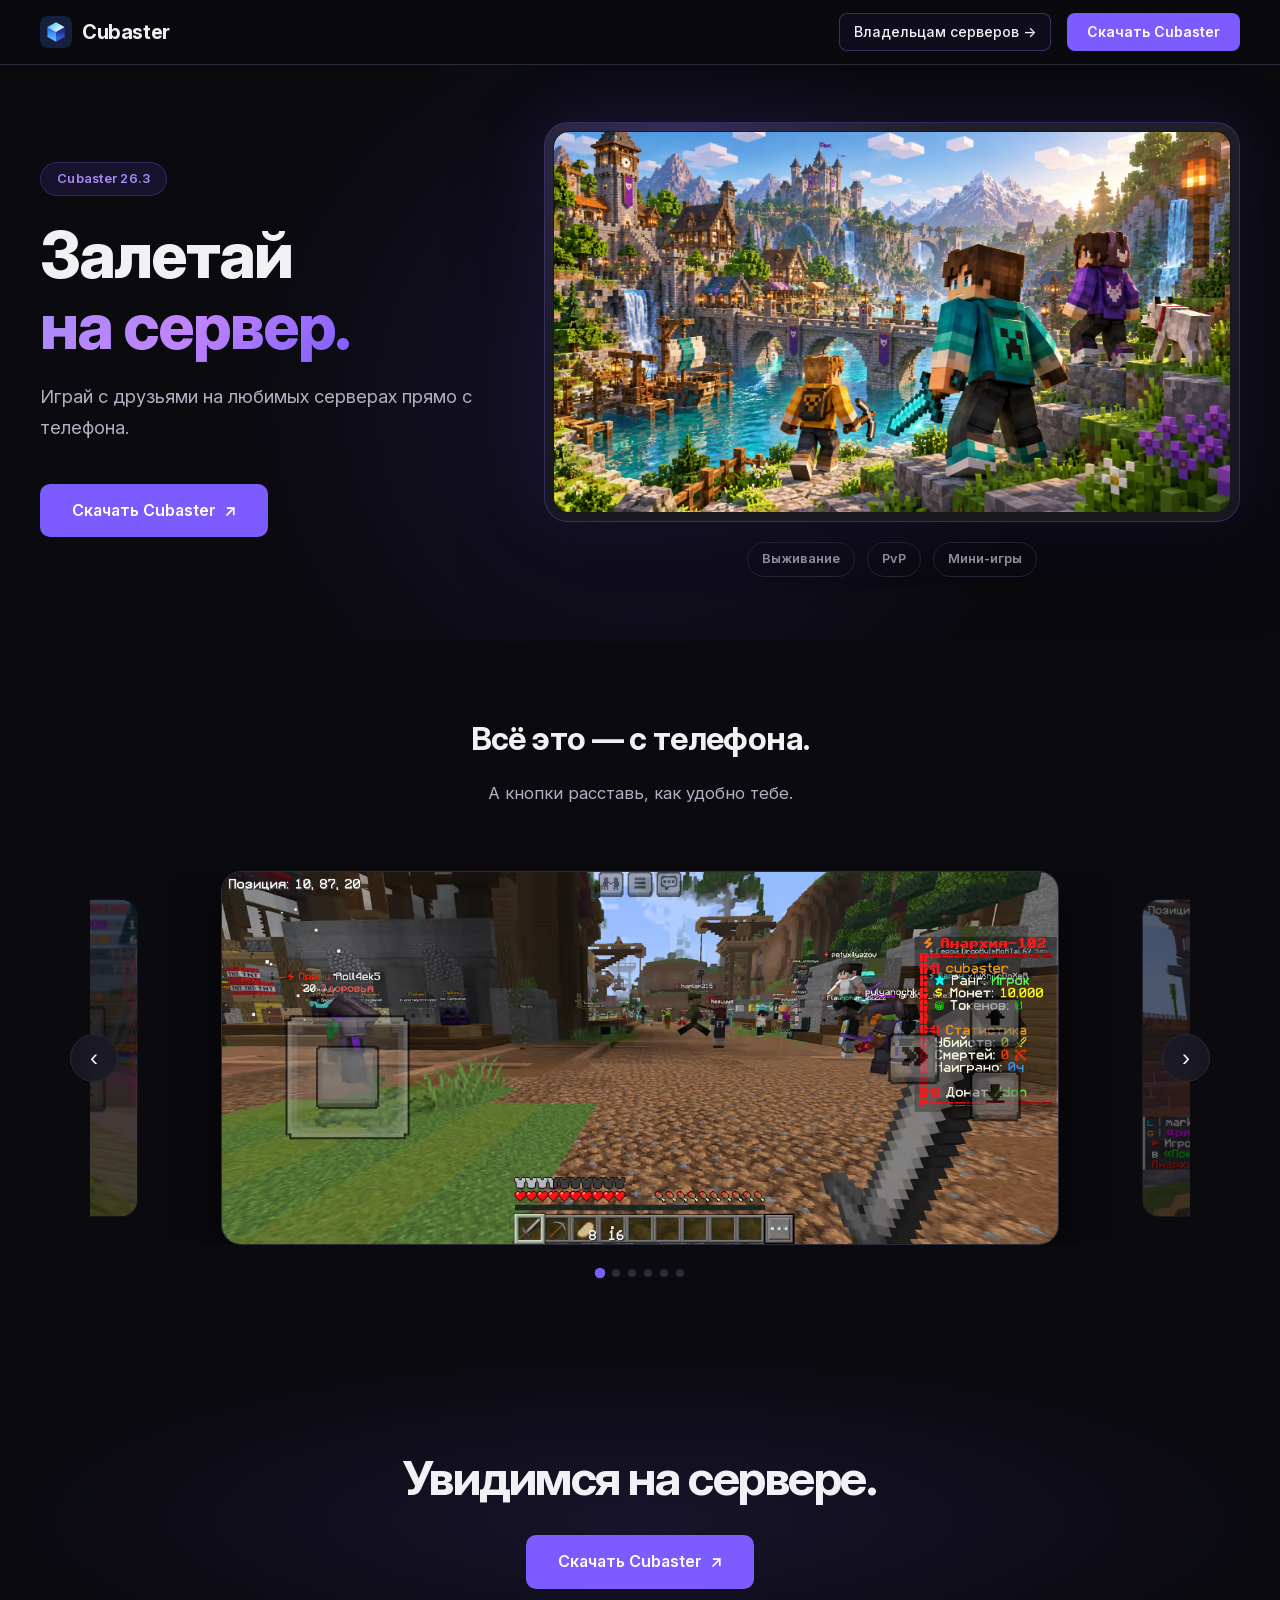
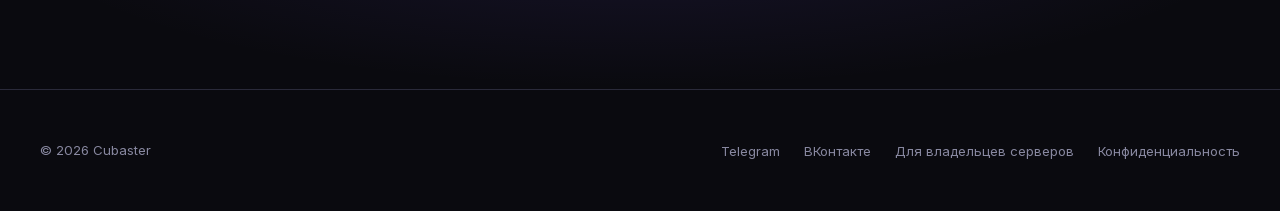
<file: index.html>
<!DOCTYPE html>
<html lang="ru">
<head>
    <meta charset="UTF-8">
    <meta name="viewport" content="width=device-width, initial-scale=1.0">
    <title>Cubaster 26.3 — играй на серверах с телефона</title>
    <meta name="description" content="Залетай на любимые серверы с телефона. Выживание, PvP и мини-игры с друзьями — в Cubaster 26.3.">
    <meta name="theme-color" content="#7c5cff">
    <meta property="og:title" content="Cubaster 26.3 — залетай на сервер">
    <meta property="og:description" content="Твои друзья. Твои серверы. Прямо с телефона.">
    <meta property="og:type" content="website">
    <meta property="og:url" content="https://cubaster.com">
    <meta property="og:image" content="https://cubaster.com/img/icon.png">
    <meta name="twitter:card" content="summary">
    <meta name="twitter:title" content="Cubaster 26.3 — залетай на сервер">
    <meta name="twitter:description" content="Твои друзья. Твои серверы. Прямо с телефона.">
    <meta name="twitter:image" content="https://cubaster.com/img/icon.png">
    <link rel="canonical" href="https://cubaster.com/">
    <link rel="icon" type="image/png" sizes="192x192" href="img/favicon.png">
    <link rel="apple-touch-icon" href="img/favicon.png">
    <link rel="preload" href="fonts/InterVariable.woff2" as="font" type="font/woff2" crossorigin>
    <link rel="stylesheet" href="css/style.css">
    <script src="js/main.js" defer></script>
</head>
<body>
<nav class="nav nav-with-owner">
    <div class="nav-inner">
        <a href="/" class="nav-logo"><img src="img/icon.png" alt="" class="nav-icon" width="32" height="32">Cubaster</a>
        <div class="nav-actions">
            <a href="/servers" class="nav-owner-link">Владельцам серверов <span aria-hidden="true">&#8594;</span></a>
            <a href="https://play.google.com/store/apps/details?id=com.cubaster" class="nav-cta" target="_blank" rel="noopener">Скачать Cubaster</a>
        </div>
    </div>
</nav>

<main>
    <section class="hero">
        <div class="hero-inner">
            <div class="hero-content">
                <div class="hero-badge">Cubaster 26.3</div>
                <h1>Залетай<br><span class="gradient">на сервер.</span></h1>
                <p>Играй с друзьями на любимых серверах прямо с телефона.</p>
                <div class="hero-buttons">
                    <a href="https://play.google.com/store/apps/details?id=com.cubaster" class="btn-primary" target="_blank" rel="noopener">Скачать Cubaster <span aria-hidden="true">&#8599;</span></a>
                </div>
            </div>
            <div class="hero-visual">
                <div class="hero-preview-card">
                    <picture class="hero-preview-picture">
                        <source srcset="img/cubaster-hero-v1-720.avif 720w, img/cubaster-hero-v1.avif 1672w" sizes="(max-width: 768px) 94vw, 60vw" type="image/avif">
                        <source srcset="img/cubaster-hero-v1-720.webp 720w, img/cubaster-hero-v1.webp 1672w" sizes="(max-width: 768px) 94vw, 60vw" type="image/webp">
                        <img src="img/cubaster-hero-v1.png" alt="Промо-иллюстрация Cubaster: друзья в блочном мире" width="1672" height="941" decoding="async" fetchpriority="high">
                    </picture>
                </div>
                <div class="game-modes" aria-label="Игровые режимы">
                    <span>Выживание</span><span>PvP</span><span>Мини-игры</span>
                </div>
            </div>
        </div>
    </section>

    <section class="section" id="screenshots">
        <div class="section-header">
            <h2>Всё это — с телефона.</h2>
            <p>А кнопки расставь, как удобно тебе.</p>
        </div>
        <div class="carousel-wrap" role="region" aria-label="Скриншоты Cubaster" aria-roledescription="карусель">
            <button class="carousel-arrow carousel-prev" id="carouselPrev" type="button" aria-label="Предыдущий скриншот">&#8249;</button>
            <div class="carousel-viewport" id="carouselViewport">
                <div class="carousel-track" id="carouselTrack">
                <div class="carousel-slide">
                    <picture class="screenshot-picture">
                        <source
                            srcset="img/Screenshot_1-720.avif 720w, img/Screenshot_1.avif 1212w"
                            sizes="(max-width: 768px) 94vw, (max-width: 1200px) 78vw, 858px"
                            type="image/avif">
                        <source
                            srcset="img/Screenshot_1-720.webp 720w, img/Screenshot_1.webp 1212w"
                            sizes="(max-width: 768px) 94vw, (max-width: 1200px) 78vw, 858px"
                            type="image/webp">
                        <img src="img/Screenshot_1.png" alt="Геймплей на сервере" class="screenshot" width="1212" height="540" loading="lazy" decoding="async">
                    </picture>
                </div>
                <div class="carousel-slide">
                    <picture class="screenshot-picture">
                        <source
                            srcset="img/Screenshot_6-720.avif 720w, img/Screenshot_6.avif 1212w"
                            sizes="(max-width: 768px) 94vw, (max-width: 1200px) 78vw, 858px"
                            type="image/avif">
                        <source
                            srcset="img/Screenshot_6-720.webp 720w, img/Screenshot_6.webp 1212w"
                            sizes="(max-width: 768px) 94vw, (max-width: 1200px) 78vw, 858px"
                            type="image/webp">
                        <img src="img/Screenshot_6.png" alt="PvP на сервере" class="screenshot" width="1212" height="540" loading="lazy" decoding="async">
                    </picture>
                </div>
                <div class="carousel-slide">
                    <picture class="screenshot-picture">
                        <source
                            srcset="img/Screenshot_3-720.avif 720w, img/Screenshot_3.avif 1212w"
                            sizes="(max-width: 768px) 94vw, (max-width: 1200px) 78vw, 858px"
                            type="image/avif">
                        <source
                            srcset="img/Screenshot_3-720.webp 720w, img/Screenshot_3.webp 1212w"
                            sizes="(max-width: 768px) 94vw, (max-width: 1200px) 78vw, 858px"
                            type="image/webp">
                        <img src="img/Screenshot_3.png" alt="Мини-игры" class="screenshot" width="1212" height="540" loading="lazy" decoding="async">
                    </picture>
                </div>
                <div class="carousel-slide">
                    <picture class="screenshot-picture">
                        <source
                            srcset="img/Screenshot_5-720.avif 720w, img/Screenshot_5.avif 1212w"
                            sizes="(max-width: 768px) 94vw, (max-width: 1200px) 78vw, 858px"
                            type="image/avif">
                        <source
                            srcset="img/Screenshot_5-720.webp 720w, img/Screenshot_5.webp 1212w"
                            sizes="(max-width: 768px) 94vw, (max-width: 1200px) 78vw, 858px"
                            type="image/webp">
                        <img src="img/Screenshot_5.png" alt="Главное меню Cubaster" class="screenshot" width="1212" height="540" loading="lazy" decoding="async">
                    </picture>
                </div>
                <div class="carousel-slide">
                    <picture class="screenshot-picture">
                        <source
                            srcset="img/Screenshot_2-720.avif 720w, img/Screenshot_2.avif 1212w"
                            sizes="(max-width: 768px) 94vw, (max-width: 1200px) 78vw, 858px"
                            type="image/avif">
                        <source
                            srcset="img/Screenshot_2-720.webp 720w, img/Screenshot_2.webp 1212w"
                            sizes="(max-width: 768px) 94vw, (max-width: 1200px) 78vw, 858px"
                            type="image/webp">
                        <img src="img/Screenshot_2.png" alt="Список игроков" class="screenshot" width="1212" height="540" loading="lazy" decoding="async">
                    </picture>
                </div>
                <div class="carousel-slide">
                    <picture class="screenshot-picture">
                        <source
                            srcset="img/Screenshot_4-720.avif 720w, img/Screenshot_4.avif 1212w"
                            sizes="(max-width: 768px) 94vw, (max-width: 1200px) 78vw, 858px"
                            type="image/avif">
                        <source
                            srcset="img/Screenshot_4-720.webp 720w, img/Screenshot_4.webp 1212w"
                            sizes="(max-width: 768px) 94vw, (max-width: 1200px) 78vw, 858px"
                            type="image/webp">
                        <img src="img/Screenshot_4.png" alt="Меню сервера" class="screenshot" width="1212" height="540" loading="lazy" decoding="async">
                    </picture>
                </div>
                </div>
            </div>
            <button class="carousel-arrow carousel-next" id="carouselNext" type="button" aria-label="Следующий скриншот">&#8250;</button>
        </div>
        <div class="carousel-dots" id="carouselDots"></div>
    </section>

    <section class="section download-section" id="download">
        <div class="download-card">
            <h2>Увидимся на сервере.</h2>
            <a href="https://play.google.com/store/apps/details?id=com.cubaster" class="btn-primary" target="_blank" rel="noopener">Скачать Cubaster <span aria-hidden="true">&#8599;</span></a>
        </div>
    </section>
</main>

<footer class="footer">
    <div class="footer-inner">
        <div class="footer-copy">&copy; 2026 Cubaster</div>
        <ul class="footer-links">
            <li><a href="https://t.me/cubaster" target="_blank" rel="noopener">Telegram</a></li>
            <li><a href="https://vk.com/cubaster" target="_blank" rel="noopener">ВКонтакте</a></li>
            <li><a href="/servers">Для владельцев серверов</a></li>
            <li><a href="/privacy/ru">Конфиденциальность</a></li>
        </ul>
    </div>
</footer>
</body>
</html>
</file>
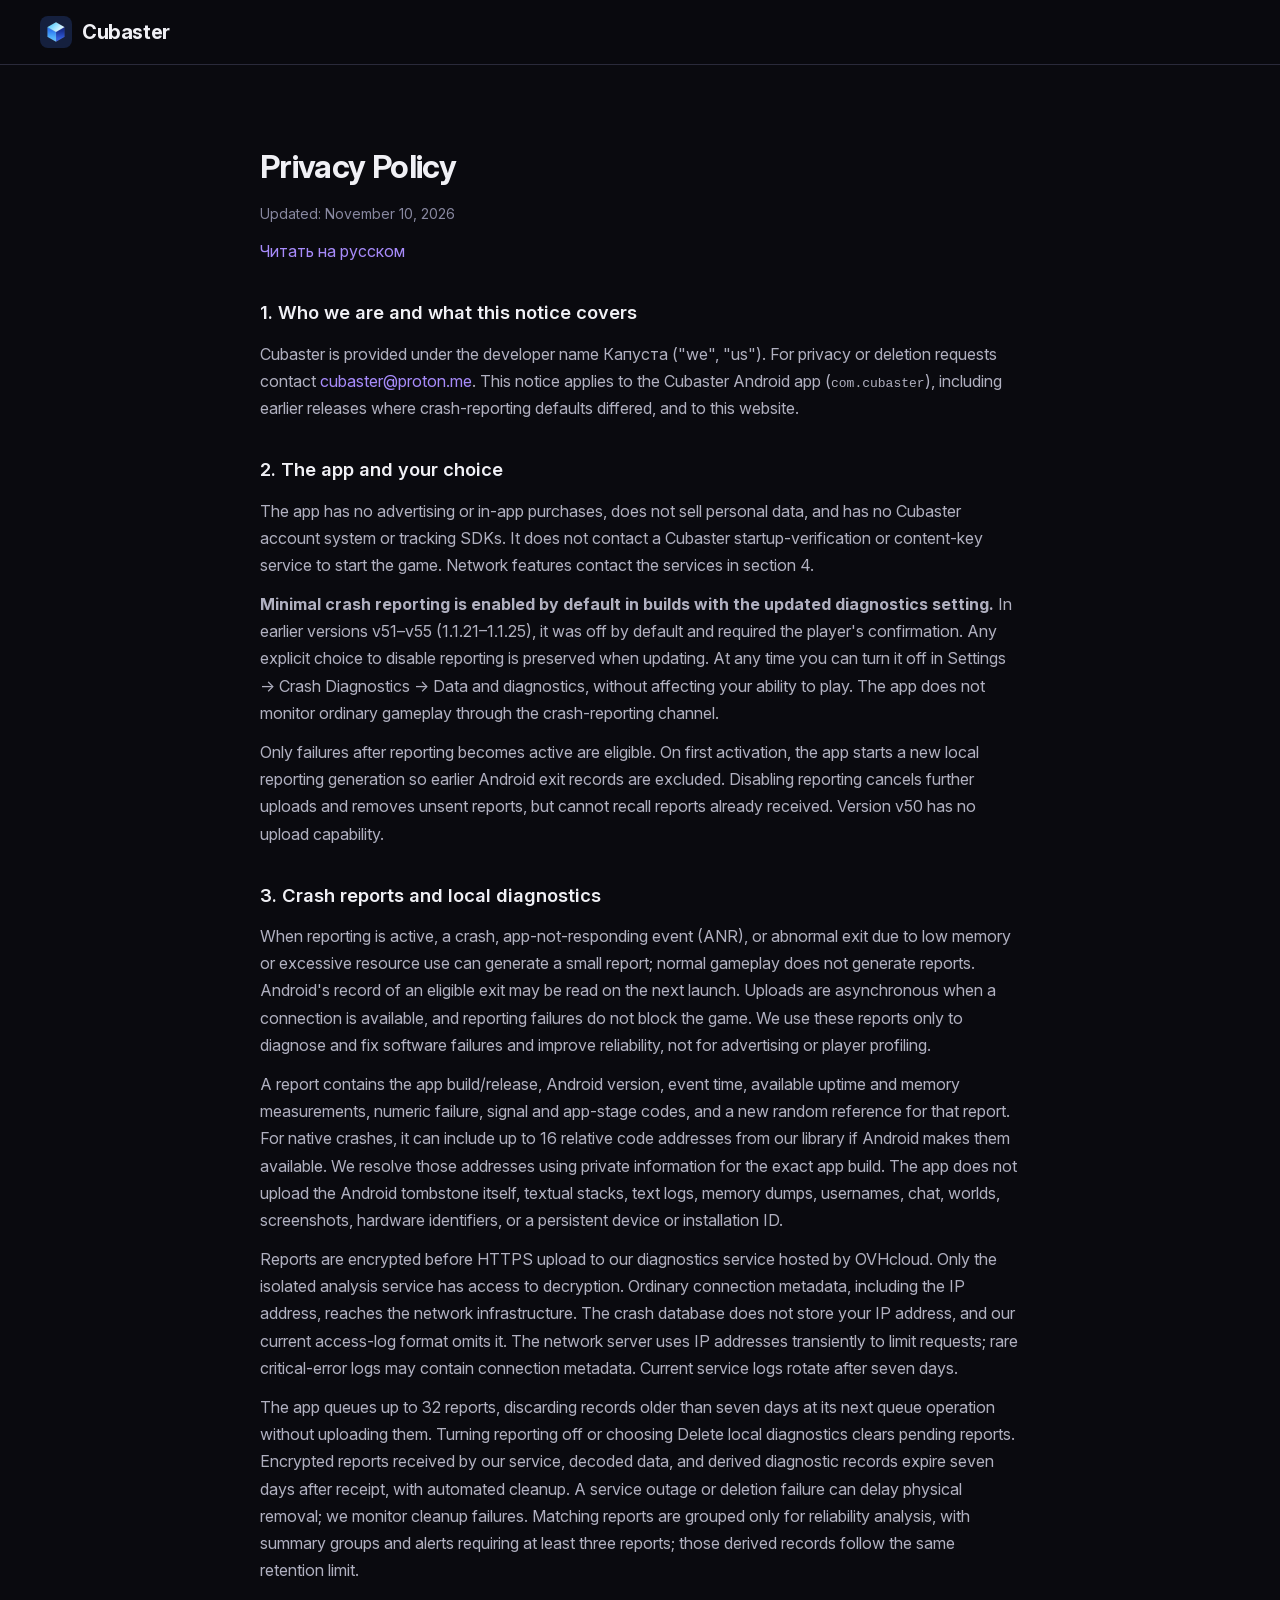
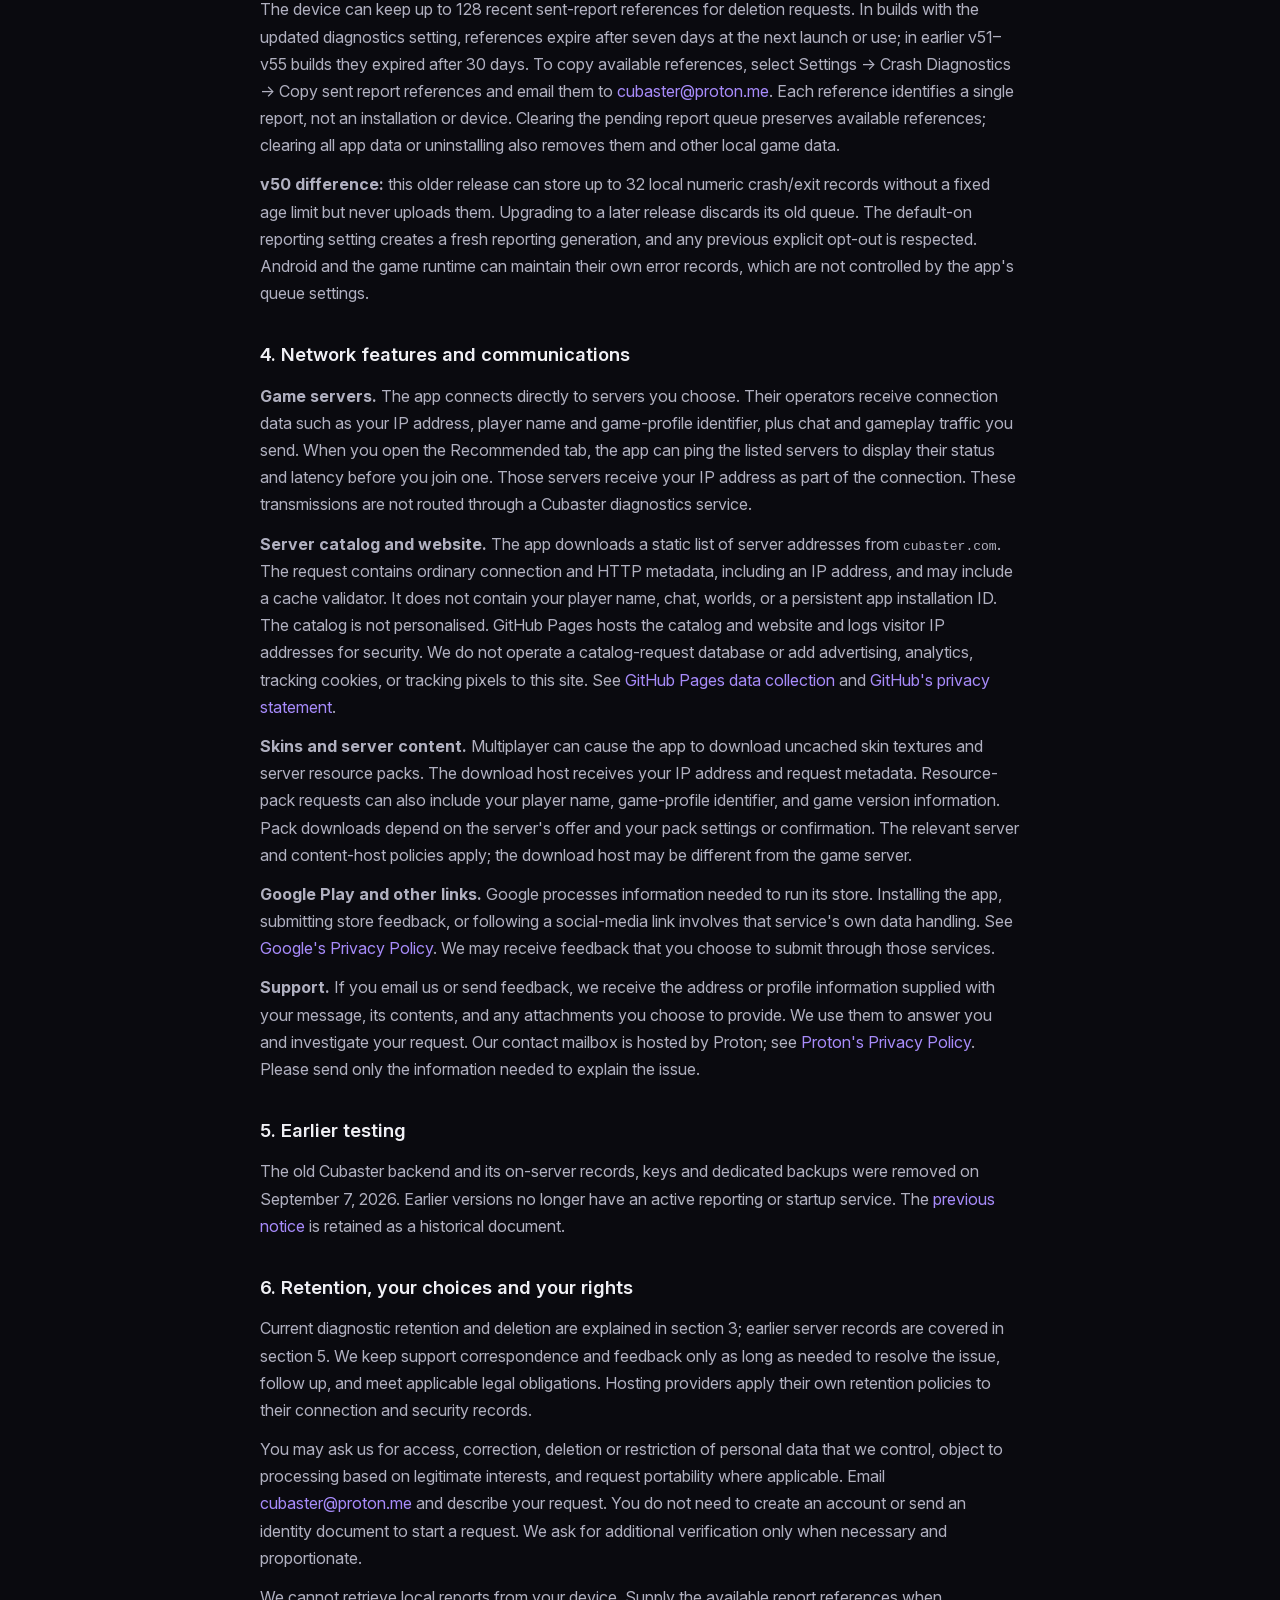
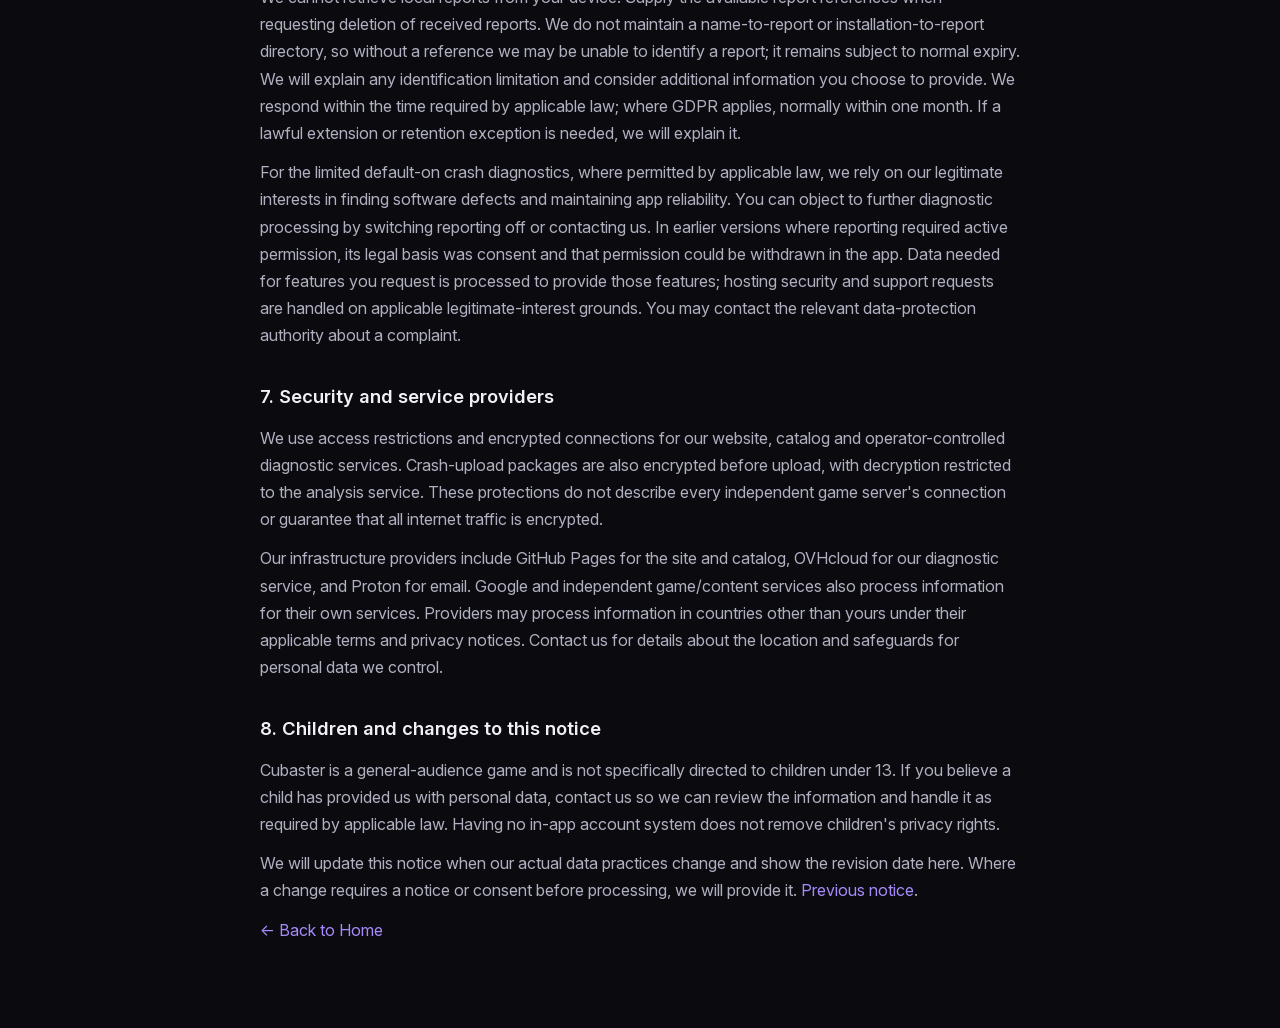
<file: privacy/index.html>
<!DOCTYPE html>
<html lang="en">
<head>
    <meta charset="UTF-8">
    <meta name="viewport" content="width=device-width, initial-scale=1.0">
    <title>Privacy Policy — Cubaster</title>
    <meta name="description" content="Privacy information for Cubaster, including crash-only diagnostics, retention, and the current Google Play release.">
    <meta name="theme-color" content="#7c5cff">
    <link rel="canonical" href="https://cubaster.com/privacy">
    <link rel="alternate" hreflang="en" href="https://cubaster.com/privacy">
    <link rel="alternate" hreflang="ru" href="https://cubaster.com/privacy/ru">
    <link rel="icon" type="image/png" sizes="192x192" href="/img/favicon.png">
    <link rel="preload" href="/fonts/InterVariable.woff2" as="font" type="font/woff2" crossorigin>
    <link rel="stylesheet" href="/css/style.css">
</head>
<body>
<nav class="nav">
    <div class="nav-inner">
        <a href="/" class="nav-logo"><img src="/img/icon.png" alt="" class="nav-icon" width="32" height="32">Cubaster</a>
    </div>
</nav>
<main class="section legal">
    <div class="legal-inner">
        <h1>Privacy Policy</h1>
        <p class="legal-meta">Updated: November 10, 2026</p>
        <p><a href="/privacy/ru" lang="ru" hreflang="ru">Читать на русском</a></p>

        <h2>1. Who we are and what this notice covers</h2>
        <p>Cubaster is provided under the developer name Капуста ("we", "us"). For privacy or deletion requests contact <a href="mailto:cubaster@proton.me">cubaster@proton.me</a>. This notice applies to the Cubaster Android app (<code>com.cubaster</code>), including earlier releases where crash-reporting defaults differed, and to this website.</p>

        <h2>2. The app and your choice</h2>
        <p>The app has no advertising or in-app purchases, does not sell personal data, and has no Cubaster account system or tracking SDKs. It does not contact a Cubaster startup-verification or content-key service to start the game. Network features contact the services in section 4.</p>
        <p><strong>Minimal crash reporting is enabled by default in builds with the updated diagnostics setting.</strong> In earlier versions v51–v55 (1.1.21–1.1.25), it was off by default and required the player's confirmation. Any explicit choice to disable reporting is preserved when updating. At any time you can turn it off in Settings → Crash Diagnostics → Data and diagnostics, without affecting your ability to play. The app does not monitor ordinary gameplay through the crash-reporting channel.</p>
        <p>Only failures after reporting becomes active are eligible. On first activation, the app starts a new local reporting generation so earlier Android exit records are excluded. Disabling reporting cancels further uploads and removes unsent reports, but cannot recall reports already received. Version v50 has no upload capability.</p>

        <h2>3. Crash reports and local diagnostics</h2>
        <p>When reporting is active, a crash, app-not-responding event (ANR), or abnormal exit due to low memory or excessive resource use can generate a small report; normal gameplay does not generate reports. Android's record of an eligible exit may be read on the next launch. Uploads are asynchronous when a connection is available, and reporting failures do not block the game. We use these reports only to diagnose and fix software failures and improve reliability, not for advertising or player profiling.</p>
        <p>A report contains the app build/release, Android version, event time, available uptime and memory measurements, numeric failure, signal and app-stage codes, and a new random reference for that report. For native crashes, it can include up to 16 relative code addresses from our library if Android makes them available. We resolve those addresses using private information for the exact app build. The app does not upload the Android tombstone itself, textual stacks, text logs, memory dumps, usernames, chat, worlds, screenshots, hardware identifiers, or a persistent device or installation ID.</p>
        <p>Reports are encrypted before HTTPS upload to our diagnostics service hosted by OVHcloud. Only the isolated analysis service has access to decryption. Ordinary connection metadata, including the IP address, reaches the network infrastructure. The crash database does not store your IP address, and our current access-log format omits it. The network server uses IP addresses transiently to limit requests; rare critical-error logs may contain connection metadata. Current service logs rotate after seven days.</p>
        <p>The app queues up to 32 reports, discarding records older than seven days at its next queue operation without uploading them. Turning reporting off or choosing Delete local diagnostics clears pending reports. Encrypted reports received by our service, decoded data, and derived diagnostic records expire seven days after receipt, with automated cleanup. A service outage or deletion failure can delay physical removal; we monitor cleanup failures. Matching reports are grouped only for reliability analysis, with summary groups and alerts requiring at least three reports; those derived records follow the same retention limit.</p>
        <p>The device can keep up to 128 recent sent-report references for deletion requests. In builds with the updated diagnostics setting, references expire after seven days at the next launch or use; in earlier v51–v55 builds they expired after 30 days. To copy available references, select Settings → Crash Diagnostics → Copy sent report references and email them to <a href="mailto:cubaster@proton.me">cubaster@proton.me</a>. Each reference identifies a single report, not an installation or device. Clearing the pending report queue preserves available references; clearing all app data or uninstalling also removes them and other local game data.</p>
        <p><strong>v50 difference:</strong> this older release can store up to 32 local numeric crash/exit records without a fixed age limit but never uploads them. Upgrading to a later release discards its old queue. The default-on reporting setting creates a fresh reporting generation, and any previous explicit opt-out is respected. Android and the game runtime can maintain their own error records, which are not controlled by the app's queue settings.</p>

        <h2>4. Network features and communications</h2>
        <p><strong>Game servers.</strong> The app connects directly to servers you choose. Their operators receive connection data such as your IP address, player name and game-profile identifier, plus chat and gameplay traffic you send. When you open the Recommended tab, the app can ping the listed servers to display their status and latency before you join one. Those servers receive your IP address as part of the connection. These transmissions are not routed through a Cubaster diagnostics service.</p>
        <p><strong>Server catalog and website.</strong> The app downloads a static list of server addresses from <code>cubaster.com</code>. The request contains ordinary connection and HTTP metadata, including an IP address, and may include a cache validator. It does not contain your player name, chat, worlds, or a persistent app installation ID. The catalog is not personalised. GitHub Pages hosts the catalog and website and logs visitor IP addresses for security. We do not operate a catalog-request database or add advertising, analytics, tracking cookies, or tracking pixels to this site. See <a href="https://docs.github.com/en/pages/getting-started-with-github-pages/what-is-github-pages#data-collection" rel="noopener">GitHub Pages data collection</a> and <a href="https://docs.github.com/en/site-policy/privacy-policies/github-general-privacy-statement" rel="noopener">GitHub's privacy statement</a>.</p>
        <p><strong>Skins and server content.</strong> Multiplayer can cause the app to download uncached skin textures and server resource packs. The download host receives your IP address and request metadata. Resource-pack requests can also include your player name, game-profile identifier, and game version information. Pack downloads depend on the server's offer and your pack settings or confirmation. The relevant server and content-host policies apply; the download host may be different from the game server.</p>
        <p><strong>Google Play and other links.</strong> Google processes information needed to run its store. Installing the app, submitting store feedback, or following a social-media link involves that service's own data handling. See <a href="https://policies.google.com/privacy" rel="noopener">Google's Privacy Policy</a>. We may receive feedback that you choose to submit through those services.</p>
        <p><strong>Support.</strong> If you email us or send feedback, we receive the address or profile information supplied with your message, its contents, and any attachments you choose to provide. We use them to answer you and investigate your request. Our contact mailbox is hosted by Proton; see <a href="https://proton.me/legal/privacy" rel="noopener">Proton's Privacy Policy</a>. Please send only the information needed to explain the issue.</p>

        <h2>5. Earlier testing</h2>
        <p>The old Cubaster backend and its on-server records, keys and dedicated backups were removed on September 7, 2026. Earlier versions no longer have an active reporting or startup service. The <a href="/privacy/history/2026-08-23.html">previous notice</a> is retained as a historical document.</p>

        <h2>6. Retention, your choices and your rights</h2>
        <p>Current diagnostic retention and deletion are explained in section 3; earlier server records are covered in section 5. We keep support correspondence and feedback only as long as needed to resolve the issue, follow up, and meet applicable legal obligations. Hosting providers apply their own retention policies to their connection and security records.</p>
        <p>You may ask us for access, correction, deletion or restriction of personal data that we control, object to processing based on legitimate interests, and request portability where applicable. Email <a href="mailto:cubaster@proton.me">cubaster@proton.me</a> and describe your request. You do not need to create an account or send an identity document to start a request. We ask for additional verification only when necessary and proportionate.</p>
        <p>We cannot retrieve local reports from your device. Supply the available report references when requesting deletion of received reports. We do not maintain a name-to-report or installation-to-report directory, so without a reference we may be unable to identify a report; it remains subject to normal expiry. We will explain any identification limitation and consider additional information you choose to provide. We respond within the time required by applicable law; where GDPR applies, normally within one month. If a lawful extension or retention exception is needed, we will explain it.</p>
        <p>For the limited default-on crash diagnostics, where permitted by applicable law, we rely on our legitimate interests in finding software defects and maintaining app reliability. You can object to further diagnostic processing by switching reporting off or contacting us. In earlier versions where reporting required active permission, its legal basis was consent and that permission could be withdrawn in the app. Data needed for features you request is processed to provide those features; hosting security and support requests are handled on applicable legitimate-interest grounds. You may contact the relevant data-protection authority about a complaint.</p>

        <h2>7. Security and service providers</h2>
        <p>We use access restrictions and encrypted connections for our website, catalog and operator-controlled diagnostic services. Crash-upload packages are also encrypted before upload, with decryption restricted to the analysis service. These protections do not describe every independent game server's connection or guarantee that all internet traffic is encrypted.</p>
        <p>Our infrastructure providers include GitHub Pages for the site and catalog, OVHcloud for our diagnostic service, and Proton for email. Google and independent game/content services also process information for their own services. Providers may process information in countries other than yours under their applicable terms and privacy notices. Contact us for details about the location and safeguards for personal data we control.</p>

        <h2>8. Children and changes to this notice</h2>
        <p>Cubaster is a general-audience game and is not specifically directed to children under 13. If you believe a child has provided us with personal data, contact us so we can review the information and handle it as required by applicable law. Having no in-app account system does not remove children's privacy rights.</p>
        <p>We will update this notice when our actual data practices change and show the revision date here. Where a change requires a notice or consent before processing, we will provide it. <a href="/privacy/history/2026-08-23.html">Previous notice</a>.</p>
        <p><a href="/">&larr; Back to Home</a></p>
    </div>
</main>
</body>
</html>
</file>
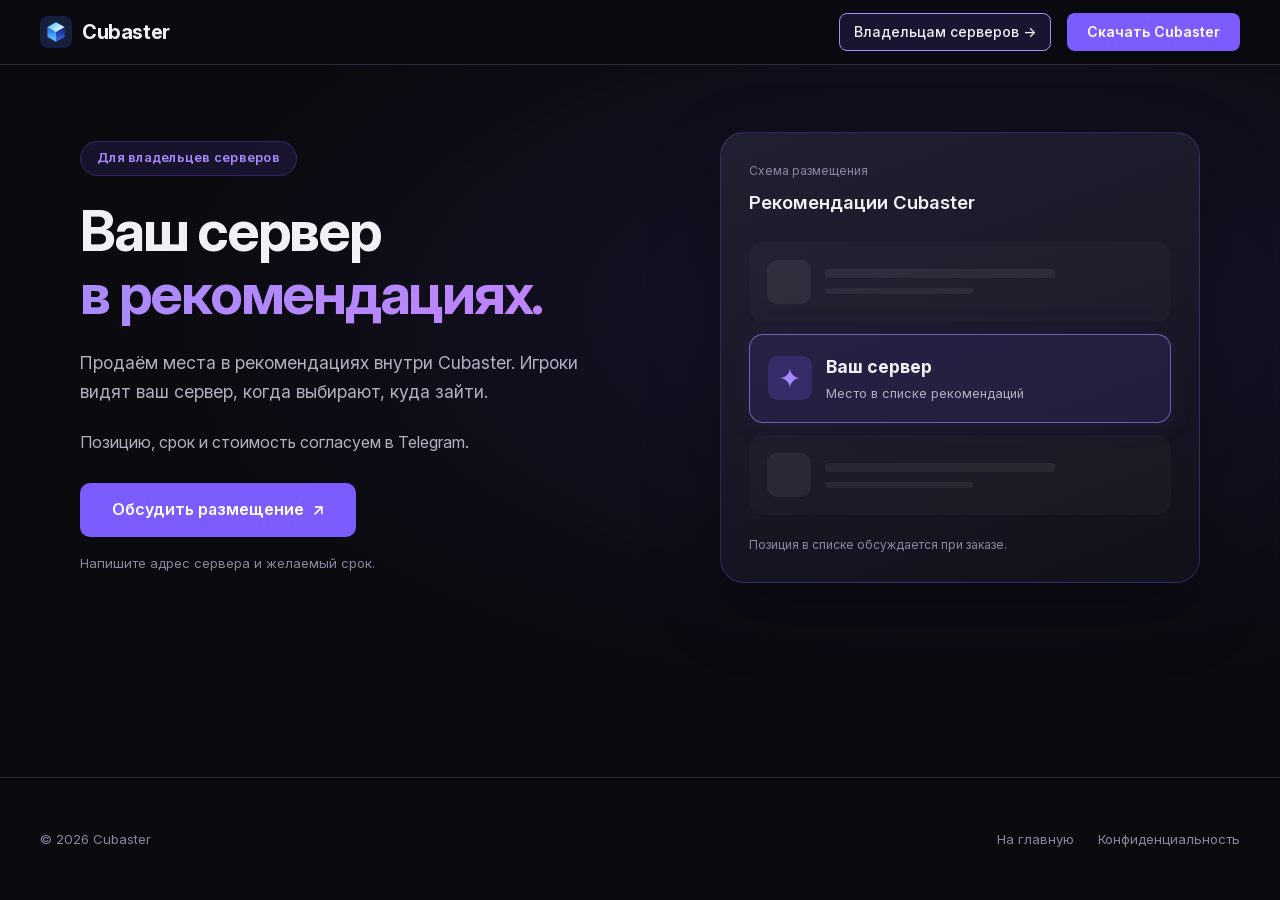
<file: servers/index.html>
<!DOCTYPE html>
<html lang="ru">
<head>
    <meta charset="UTF-8">
    <meta name="viewport" content="width=device-width, initial-scale=1.0">
    <title>Размещение сервера в рекомендациях — Cubaster</title>
    <meta name="description" content="Платное размещение вашего сервера в рекомендациях Cubaster. Обсудите позицию, срок и стоимость в Telegram.">
    <meta name="theme-color" content="#7c5cff">
    <meta property="og:title" content="Ваш сервер в рекомендациях Cubaster">
    <meta property="og:description" content="Место в списке серверов внутри приложения. Условия размещения — в Telegram.">
    <meta property="og:type" content="website">
    <meta property="og:url" content="https://cubaster.com/servers">
    <meta property="og:image" content="https://cubaster.com/img/icon.png">
    <link rel="canonical" href="https://cubaster.com/servers">
    <link rel="icon" type="image/png" sizes="192x192" href="/img/favicon.png">
    <link rel="preload" href="/fonts/InterVariable.woff2" as="font" type="font/woff2" crossorigin>
    <link rel="stylesheet" href="/css/style.css">
</head>
<body class="placement-page">
<nav class="nav nav-with-owner">
    <div class="nav-inner">
        <a href="/" class="nav-logo"><img src="/img/icon.png" alt="" class="nav-icon" width="32" height="32">Cubaster</a>
        <div class="nav-actions">
            <a href="/servers" class="nav-owner-link" aria-current="page">Владельцам серверов <span aria-hidden="true">&#8594;</span></a>
            <a href="https://play.google.com/store/apps/details?id=com.cubaster" class="nav-cta" target="_blank" rel="noopener">Скачать Cubaster</a>
        </div>
    </div>
</nav>

<main class="placement">
    <div class="placement-inner">
        <div class="placement-content">
            <span class="hero-badge">Для владельцев серверов</span>
            <h1>Ваш сервер<br><span class="gradient">в рекомендациях.</span></h1>
            <p class="placement-lead">Продаём места в рекомендациях внутри Cubaster. Игроки видят ваш сервер, когда выбирают, куда зайти.</p>
            <p class="placement-terms">Позицию, срок и стоимость согласуем в Telegram.</p>
            <a href="https://t.me/cubaster" class="btn-primary" target="_blank" rel="noopener">Обсудить размещение <span aria-hidden="true">&#8599;</span></a>
            <p class="placement-contact-note">Напишите адрес сервера и желаемый срок.</p>
        </div>

        <figure class="placement-preview" aria-label="Схема размещения сервера в рекомендациях Cubaster">
            <figcaption class="placement-preview-label">Схема размещения</figcaption>
            <div class="placement-preview-title">Рекомендации Cubaster</div>
            <div class="placement-server placement-server-muted" aria-hidden="true">
                <div class="placement-server-icon"></div>
                <div class="placement-placeholder"><span></span><span></span></div>
            </div>
            <div class="placement-server placement-server-featured">
                <div class="placement-server-icon" aria-hidden="true">&#10022;</div>
                <div class="placement-server-copy"><strong>Ваш сервер</strong><span>Место в списке рекомендаций</span></div>
            </div>
            <div class="placement-server placement-server-muted" aria-hidden="true">
                <div class="placement-server-icon"></div>
                <div class="placement-placeholder"><span></span><span></span></div>
            </div>
            <p class="placement-preview-note">Позиция в списке обсуждается при заказе.</p>
        </figure>
    </div>
</main>

<footer class="footer">
    <div class="footer-inner">
        <div class="footer-copy">&copy; 2026 Cubaster</div>
        <ul class="footer-links">
            <li><a href="/">На главную</a></li>
            <li><a href="/privacy/ru">Конфиденциальность</a></li>
        </ul>
    </div>
</footer>
</body>
</html>
</file>
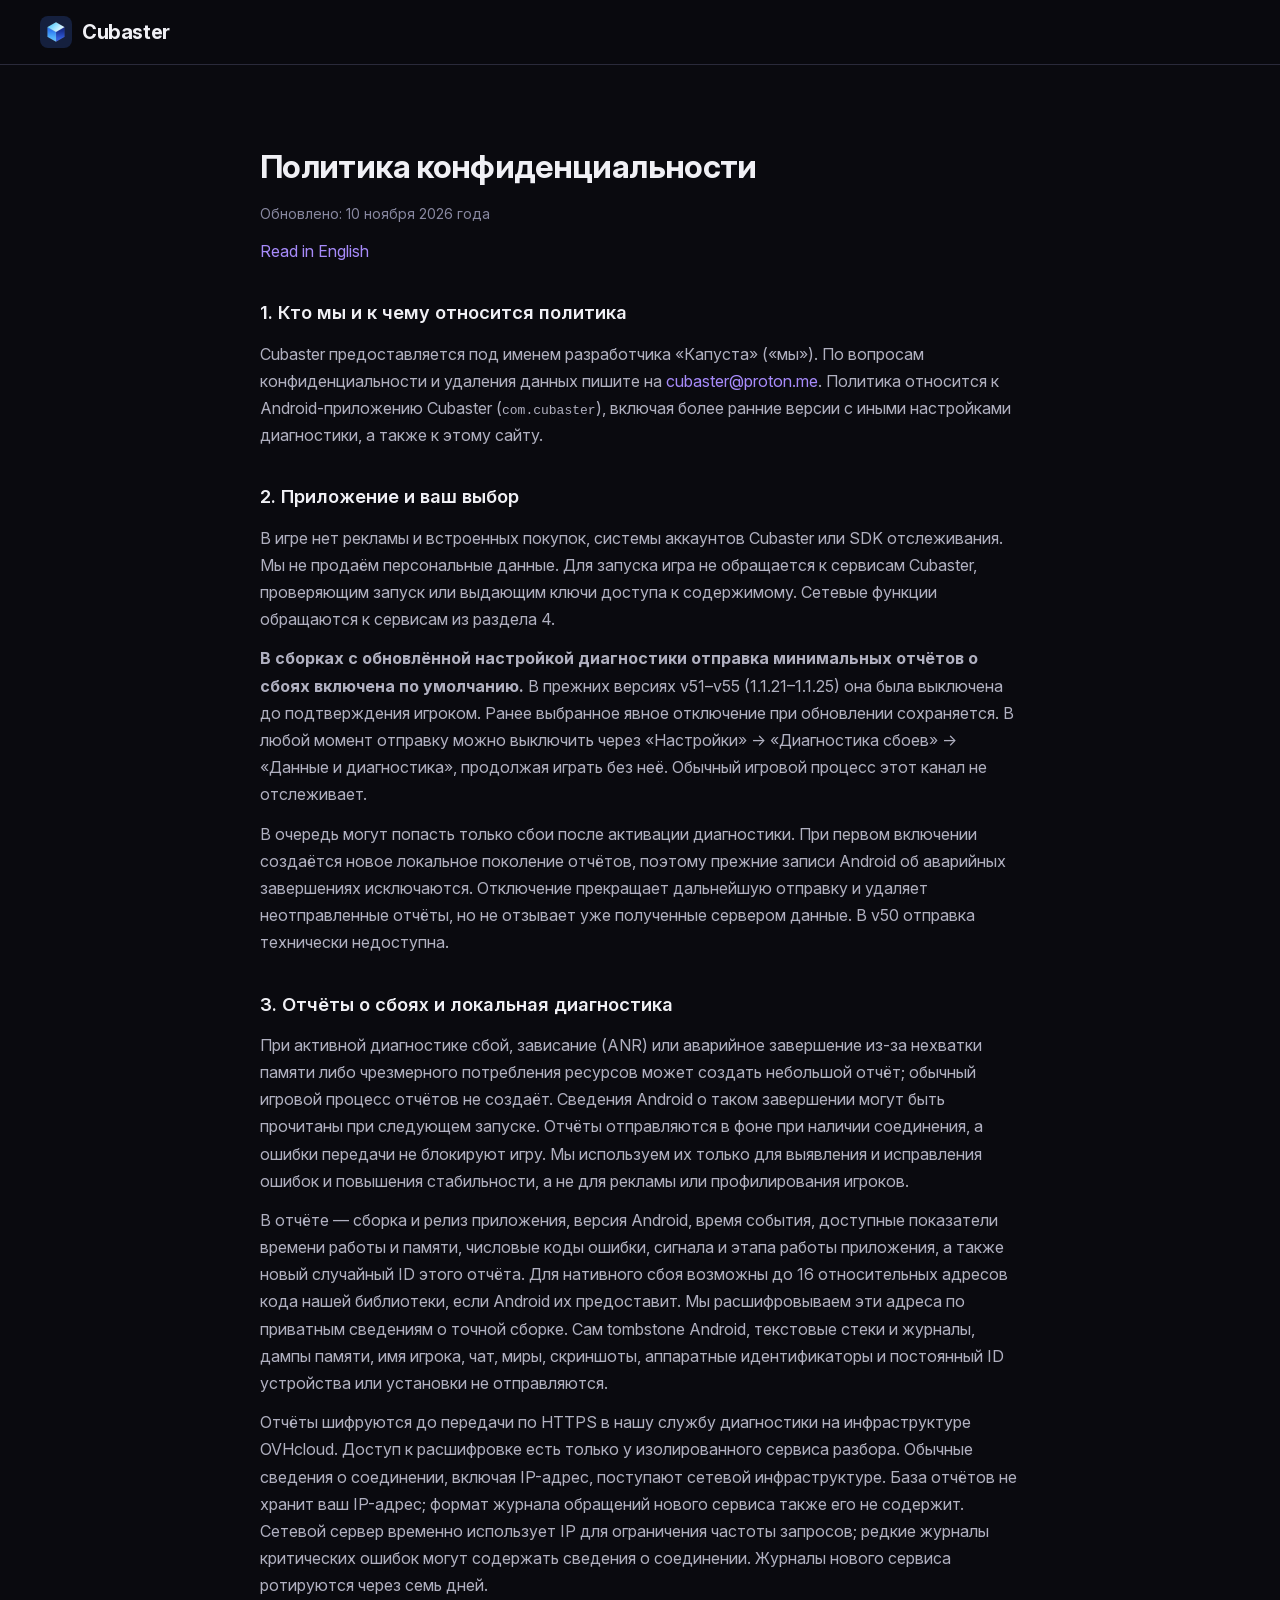
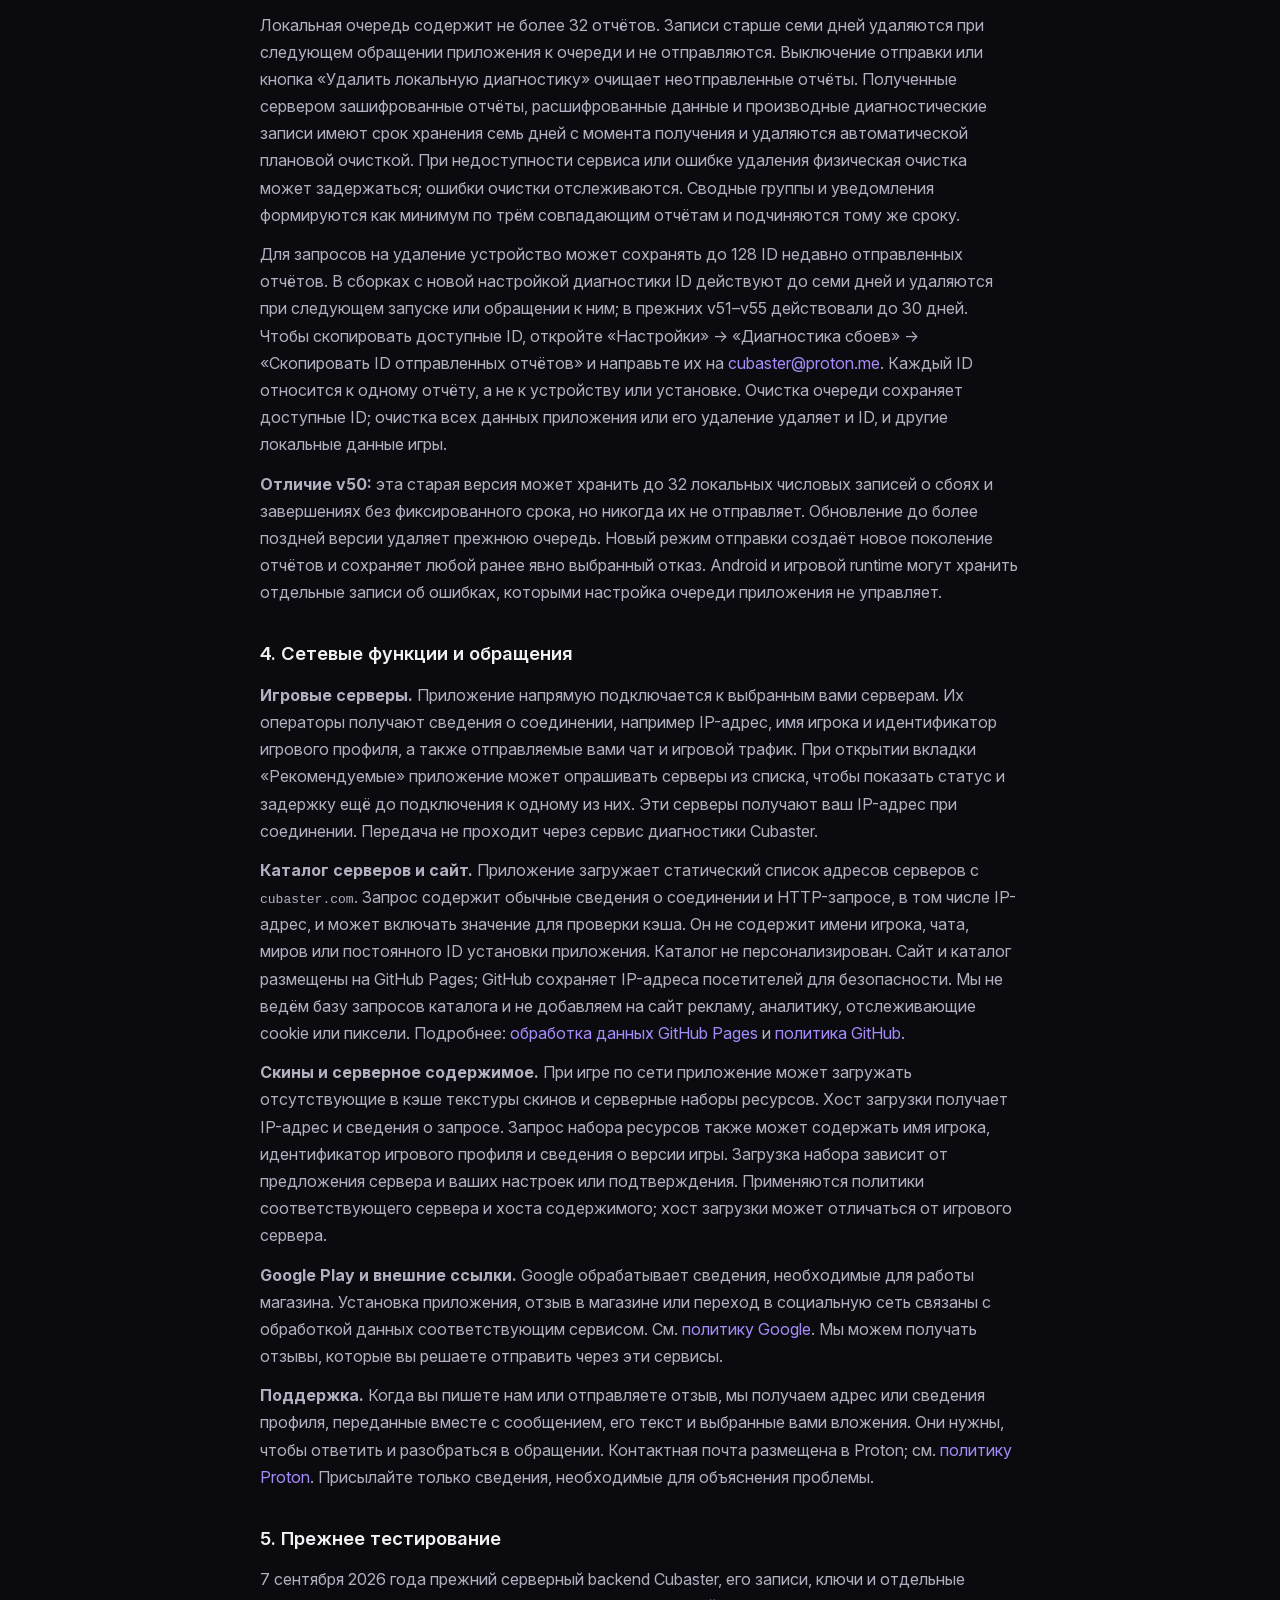
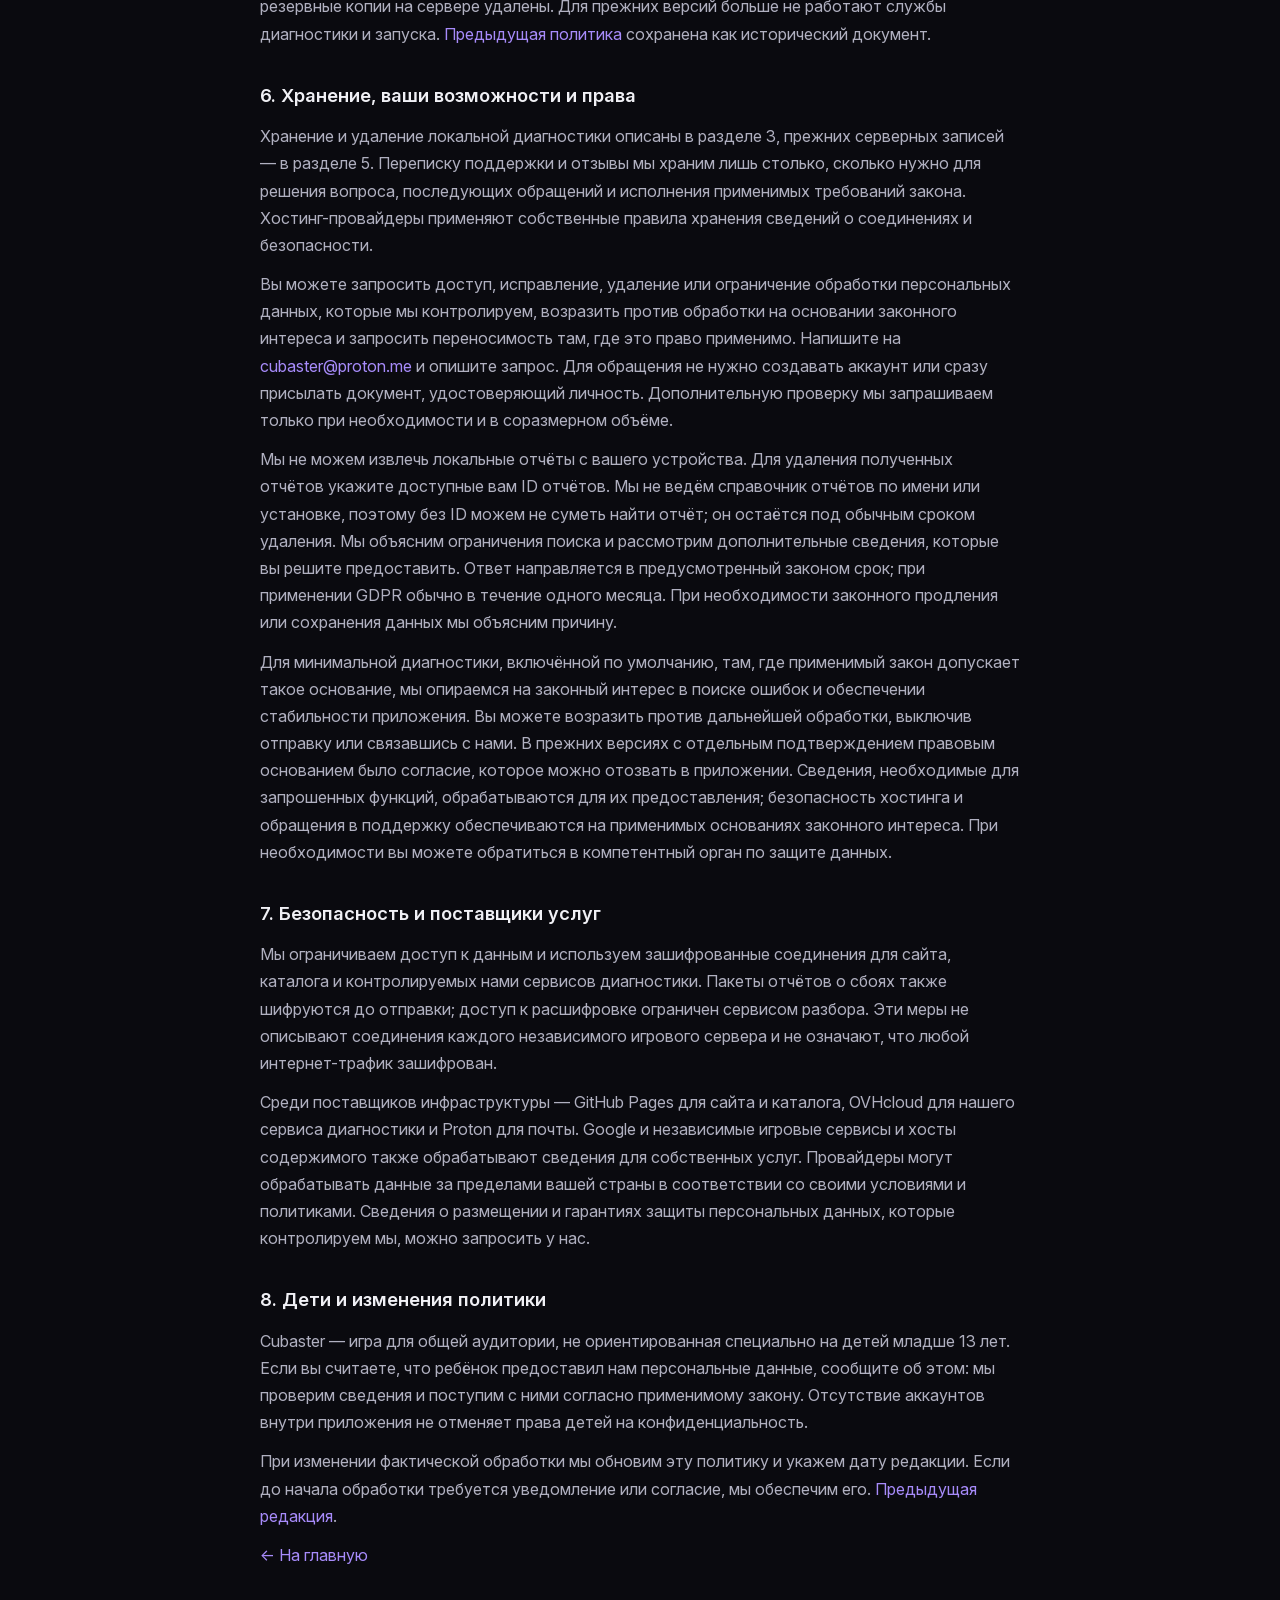
<file: privacy/ru/index.html>
<!DOCTYPE html>
<html lang="ru">
<head>
    <meta charset="UTF-8">
    <meta name="viewport" content="width=device-width, initial-scale=1.0">
    <title>Политика конфиденциальности — Cubaster</title>
    <meta name="description" content="Обработка данных в Cubaster, необязательная отправка отчётов о сбоях и текущий релиз в Google Play.">
    <meta name="theme-color" content="#7c5cff">
    <link rel="canonical" href="https://cubaster.com/privacy/ru">
    <link rel="alternate" hreflang="en" href="https://cubaster.com/privacy">
    <link rel="alternate" hreflang="ru" href="https://cubaster.com/privacy/ru">
    <link rel="icon" type="image/png" sizes="192x192" href="/img/favicon.png">
    <link rel="preload" href="/fonts/InterVariable.woff2" as="font" type="font/woff2" crossorigin>
    <link rel="stylesheet" href="/css/style.css">
</head>
<body>
<nav class="nav">
    <div class="nav-inner">
        <a href="/" class="nav-logo"><img src="/img/icon.png" alt="" class="nav-icon" width="32" height="32">Cubaster</a>
    </div>
</nav>
<main class="section legal">
    <div class="legal-inner">
        <h1>Политика конфиденциальности</h1>
        <p class="legal-meta">Обновлено: 10 ноября 2026 года</p>
        <p><a href="/privacy" lang="en" hreflang="en">Read in English</a></p>

        <h2>1. Кто мы и к чему относится политика</h2>
        <p>Cubaster предоставляется под именем разработчика «Капуста» («мы»). По вопросам конфиденциальности и удаления данных пишите на <a href="mailto:cubaster@proton.me">cubaster@proton.me</a>. Политика относится к Android-приложению Cubaster (<code>com.cubaster</code>), включая более ранние версии с иными настройками диагностики, а также к этому сайту.</p>

        <h2>2. Приложение и ваш выбор</h2>
        <p>В игре нет рекламы и встроенных покупок, системы аккаунтов Cubaster или SDK отслеживания. Мы не продаём персональные данные. Для запуска игра не обращается к сервисам Cubaster, проверяющим запуск или выдающим ключи доступа к содержимому. Сетевые функции обращаются к сервисам из раздела 4.</p>
        <p><strong>В сборках с обновлённой настройкой диагностики отправка минимальных отчётов о сбоях включена по умолчанию.</strong> В прежних версиях v51–v55 (1.1.21–1.1.25) она была выключена до подтверждения игроком. Ранее выбранное явное отключение при обновлении сохраняется. В любой момент отправку можно выключить через «Настройки» → «Диагностика сбоев» → «Данные и диагностика», продолжая играть без неё. Обычный игровой процесс этот канал не отслеживает.</p>
        <p>В очередь могут попасть только сбои после активации диагностики. При первом включении создаётся новое локальное поколение отчётов, поэтому прежние записи Android об аварийных завершениях исключаются. Отключение прекращает дальнейшую отправку и удаляет неотправленные отчёты, но не отзывает уже полученные сервером данные. В v50 отправка технически недоступна.</p>

        <h2>3. Отчёты о сбоях и локальная диагностика</h2>
        <p>При активной диагностике сбой, зависание (ANR) или аварийное завершение из-за нехватки памяти либо чрезмерного потребления ресурсов может создать небольшой отчёт; обычный игровой процесс отчётов не создаёт. Сведения Android о таком завершении могут быть прочитаны при следующем запуске. Отчёты отправляются в фоне при наличии соединения, а ошибки передачи не блокируют игру. Мы используем их только для выявления и исправления ошибок и повышения стабильности, а не для рекламы или профилирования игроков.</p>
        <p>В отчёте — сборка и релиз приложения, версия Android, время события, доступные показатели времени работы и памяти, числовые коды ошибки, сигнала и этапа работы приложения, а также новый случайный ID этого отчёта. Для нативного сбоя возможны до 16 относительных адресов кода нашей библиотеки, если Android их предоставит. Мы расшифровываем эти адреса по приватным сведениям о точной сборке. Сам tombstone Android, текстовые стеки и журналы, дампы памяти, имя игрока, чат, миры, скриншоты, аппаратные идентификаторы и постоянный ID устройства или установки не отправляются.</p>
        <p>Отчёты шифруются до передачи по HTTPS в нашу службу диагностики на инфраструктуре OVHcloud. Доступ к расшифровке есть только у изолированного сервиса разбора. Обычные сведения о соединении, включая IP-адрес, поступают сетевой инфраструктуре. База отчётов не хранит ваш IP-адрес; формат журнала обращений нового сервиса также его не содержит. Сетевой сервер временно использует IP для ограничения частоты запросов; редкие журналы критических ошибок могут содержать сведения о соединении. Журналы нового сервиса ротируются через семь дней.</p>
        <p>Локальная очередь содержит не более 32 отчётов. Записи старше семи дней удаляются при следующем обращении приложения к очереди и не отправляются. Выключение отправки или кнопка «Удалить локальную диагностику» очищает неотправленные отчёты. Полученные сервером зашифрованные отчёты, расшифрованные данные и производные диагностические записи имеют срок хранения семь дней с момента получения и удаляются автоматической плановой очисткой. При недоступности сервиса или ошибке удаления физическая очистка может задержаться; ошибки очистки отслеживаются. Сводные группы и уведомления формируются как минимум по трём совпадающим отчётам и подчиняются тому же сроку.</p>
        <p>Для запросов на удаление устройство может сохранять до 128 ID недавно отправленных отчётов. В сборках с новой настройкой диагностики ID действуют до семи дней и удаляются при следующем запуске или обращении к ним; в прежних v51–v55 действовали до 30 дней. Чтобы скопировать доступные ID, откройте «Настройки» → «Диагностика сбоев» → «Скопировать ID отправленных отчётов» и направьте их на <a href="mailto:cubaster@proton.me">cubaster@proton.me</a>. Каждый ID относится к одному отчёту, а не к устройству или установке. Очистка очереди сохраняет доступные ID; очистка всех данных приложения или его удаление удаляет и ID, и другие локальные данные игры.</p>
        <p><strong>Отличие v50:</strong> эта старая версия может хранить до 32 локальных числовых записей о сбоях и завершениях без фиксированного срока, но никогда их не отправляет. Обновление до более поздней версии удаляет прежнюю очередь. Новый режим отправки создаёт новое поколение отчётов и сохраняет любой ранее явно выбранный отказ. Android и игровой runtime могут хранить отдельные записи об ошибках, которыми настройка очереди приложения не управляет.</p>

        <h2>4. Сетевые функции и обращения</h2>
        <p><strong>Игровые серверы.</strong> Приложение напрямую подключается к выбранным вами серверам. Их операторы получают сведения о соединении, например IP-адрес, имя игрока и идентификатор игрового профиля, а также отправляемые вами чат и игровой трафик. При открытии вкладки «Рекомендуемые» приложение может опрашивать серверы из списка, чтобы показать статус и задержку ещё до подключения к одному из них. Эти серверы получают ваш IP-адрес при соединении. Передача не проходит через сервис диагностики Cubaster.</p>
        <p><strong>Каталог серверов и сайт.</strong> Приложение загружает статический список адресов серверов с <code>cubaster.com</code>. Запрос содержит обычные сведения о соединении и HTTP-запросе, в том числе IP-адрес, и может включать значение для проверки кэша. Он не содержит имени игрока, чата, миров или постоянного ID установки приложения. Каталог не персонализирован. Сайт и каталог размещены на GitHub Pages; GitHub сохраняет IP-адреса посетителей для безопасности. Мы не ведём базу запросов каталога и не добавляем на сайт рекламу, аналитику, отслеживающие cookie или пиксели. Подробнее: <a href="https://docs.github.com/en/pages/getting-started-with-github-pages/what-is-github-pages#data-collection" rel="noopener">обработка данных GitHub Pages</a> и <a href="https://docs.github.com/en/site-policy/privacy-policies/github-general-privacy-statement" rel="noopener">политика GitHub</a>.</p>
        <p><strong>Скины и серверное содержимое.</strong> При игре по сети приложение может загружать отсутствующие в кэше текстуры скинов и серверные наборы ресурсов. Хост загрузки получает IP-адрес и сведения о запросе. Запрос набора ресурсов также может содержать имя игрока, идентификатор игрового профиля и сведения о версии игры. Загрузка набора зависит от предложения сервера и ваших настроек или подтверждения. Применяются политики соответствующего сервера и хоста содержимого; хост загрузки может отличаться от игрового сервера.</p>
        <p><strong>Google Play и внешние ссылки.</strong> Google обрабатывает сведения, необходимые для работы магазина. Установка приложения, отзыв в магазине или переход в социальную сеть связаны с обработкой данных соответствующим сервисом. См. <a href="https://policies.google.com/privacy" rel="noopener">политику Google</a>. Мы можем получать отзывы, которые вы решаете отправить через эти сервисы.</p>
        <p><strong>Поддержка.</strong> Когда вы пишете нам или отправляете отзыв, мы получаем адрес или сведения профиля, переданные вместе с сообщением, его текст и выбранные вами вложения. Они нужны, чтобы ответить и разобраться в обращении. Контактная почта размещена в Proton; см. <a href="https://proton.me/legal/privacy" rel="noopener">политику Proton</a>. Присылайте только сведения, необходимые для объяснения проблемы.</p>

        <h2>5. Прежнее тестирование</h2>
        <p>7 сентября 2026 года прежний серверный backend Cubaster, его записи, ключи и отдельные резервные копии на сервере удалены. Для прежних версий больше не работают службы диагностики и запуска. <a href="/privacy/history/2026-08-23.html">Предыдущая политика</a> сохранена как исторический документ.</p>

        <h2>6. Хранение, ваши возможности и права</h2>
        <p>Хранение и удаление локальной диагностики описаны в разделе 3, прежних серверных записей — в разделе 5. Переписку поддержки и отзывы мы храним лишь столько, сколько нужно для решения вопроса, последующих обращений и исполнения применимых требований закона. Хостинг-провайдеры применяют собственные правила хранения сведений о соединениях и безопасности.</p>
        <p>Вы можете запросить доступ, исправление, удаление или ограничение обработки персональных данных, которые мы контролируем, возразить против обработки на основании законного интереса и запросить переносимость там, где это право применимо. Напишите на <a href="mailto:cubaster@proton.me">cubaster@proton.me</a> и опишите запрос. Для обращения не нужно создавать аккаунт или сразу присылать документ, удостоверяющий личность. Дополнительную проверку мы запрашиваем только при необходимости и в соразмерном объёме.</p>
        <p>Мы не можем извлечь локальные отчёты с вашего устройства. Для удаления полученных отчётов укажите доступные вам ID отчётов. Мы не ведём справочник отчётов по имени или установке, поэтому без ID можем не суметь найти отчёт; он остаётся под обычным сроком удаления. Мы объясним ограничения поиска и рассмотрим дополнительные сведения, которые вы решите предоставить. Ответ направляется в предусмотренный законом срок; при применении GDPR обычно в течение одного месяца. При необходимости законного продления или сохранения данных мы объясним причину.</p>
        <p>Для минимальной диагностики, включённой по умолчанию, там, где применимый закон допускает такое основание, мы опираемся на законный интерес в поиске ошибок и обеспечении стабильности приложения. Вы можете возразить против дальнейшей обработки, выключив отправку или связавшись с нами. В прежних версиях с отдельным подтверждением правовым основанием было согласие, которое можно отозвать в приложении. Сведения, необходимые для запрошенных функций, обрабатываются для их предоставления; безопасность хостинга и обращения в поддержку обеспечиваются на применимых основаниях законного интереса. При необходимости вы можете обратиться в компетентный орган по защите данных.</p>

        <h2>7. Безопасность и поставщики услуг</h2>
        <p>Мы ограничиваем доступ к данным и используем зашифрованные соединения для сайта, каталога и контролируемых нами сервисов диагностики. Пакеты отчётов о сбоях также шифруются до отправки; доступ к расшифровке ограничен сервисом разбора. Эти меры не описывают соединения каждого независимого игрового сервера и не означают, что любой интернет-трафик зашифрован.</p>
        <p>Среди поставщиков инфраструктуры — GitHub Pages для сайта и каталога, OVHcloud для нашего сервиса диагностики и Proton для почты. Google и независимые игровые сервисы и хосты содержимого также обрабатывают сведения для собственных услуг. Провайдеры могут обрабатывать данные за пределами вашей страны в соответствии со своими условиями и политиками. Сведения о размещении и гарантиях защиты персональных данных, которые контролируем мы, можно запросить у нас.</p>

        <h2>8. Дети и изменения политики</h2>
        <p>Cubaster — игра для общей аудитории, не ориентированная специально на детей младше 13 лет. Если вы считаете, что ребёнок предоставил нам персональные данные, сообщите об этом: мы проверим сведения и поступим с ними согласно применимому закону. Отсутствие аккаунтов внутри приложения не отменяет права детей на конфиденциальность.</p>
        <p>При изменении фактической обработки мы обновим эту политику и укажем дату редакции. Если до начала обработки требуется уведомление или согласие, мы обеспечим его. <a href="/privacy/history/2026-08-23.html">Предыдущая редакция</a>.</p>
        <p><a href="/">&larr; На главную</a></p>
    </div>
</main>
</body>
</html>
</file>
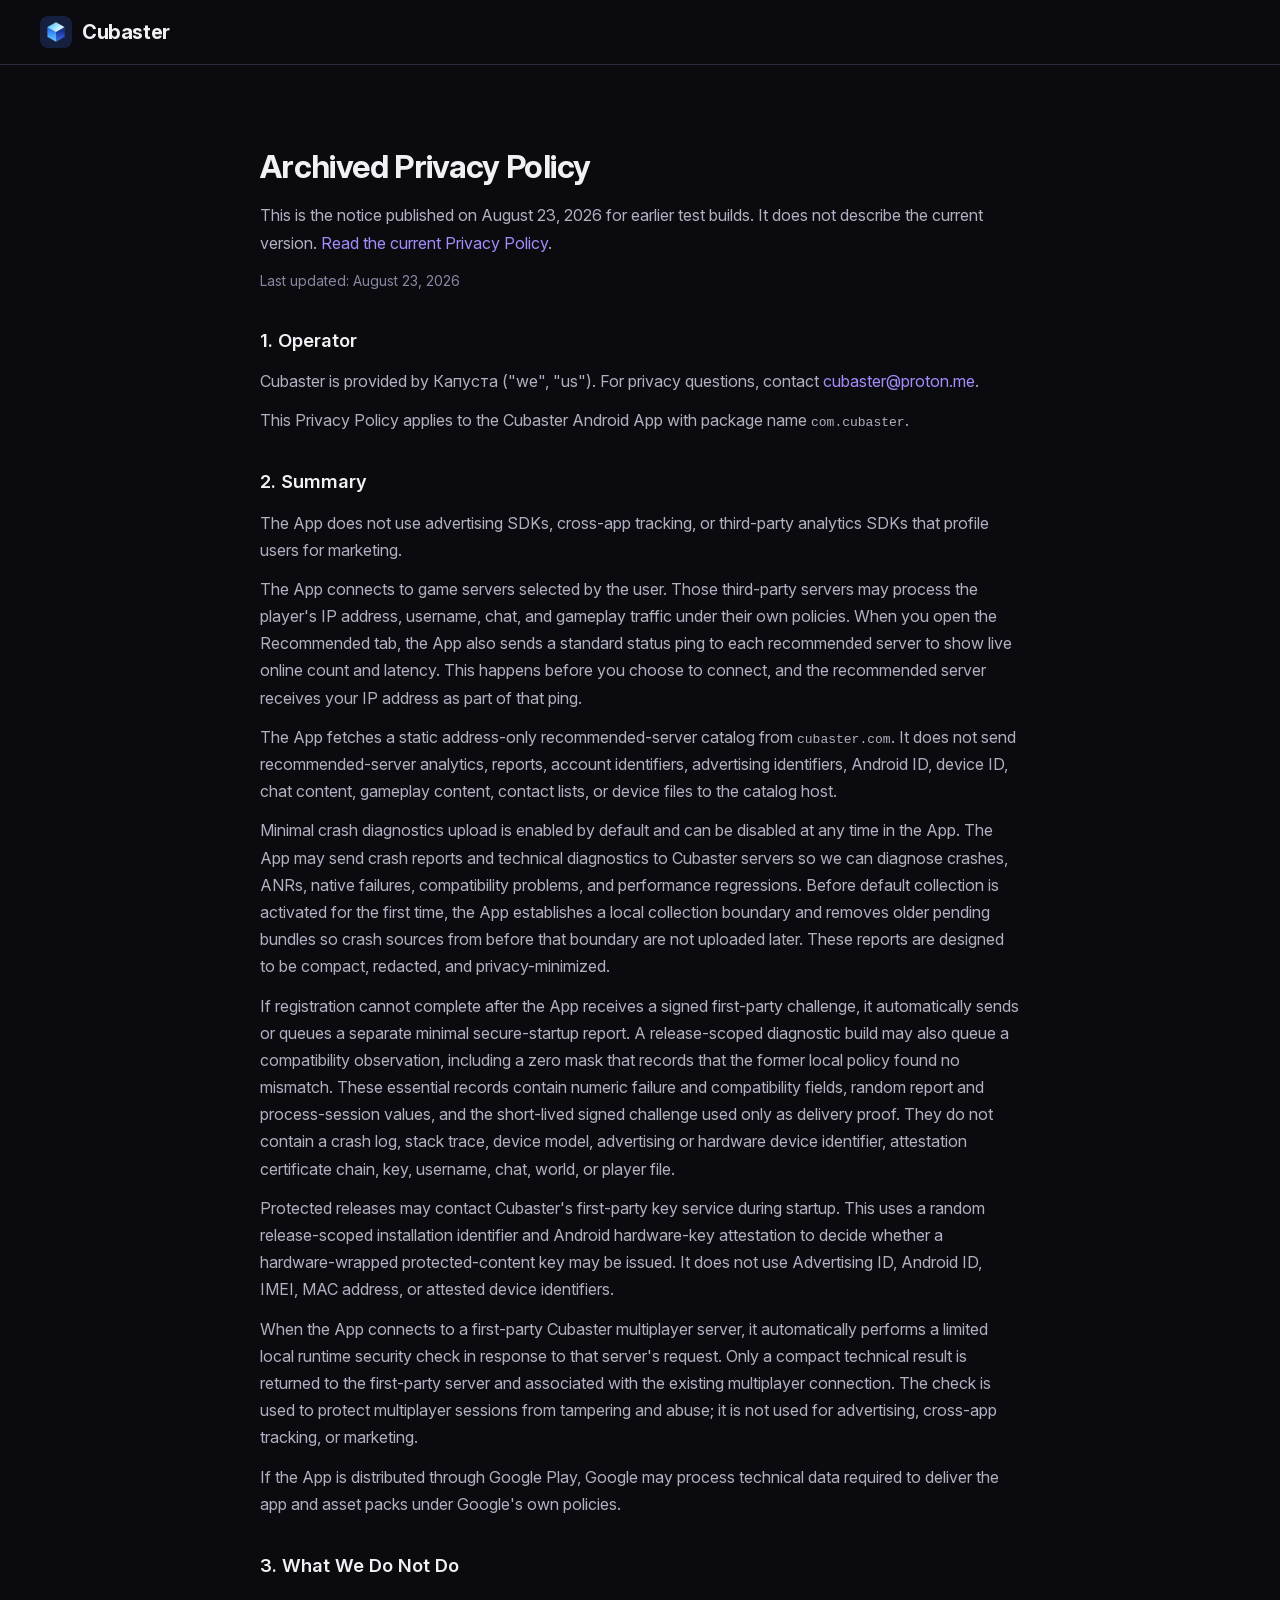
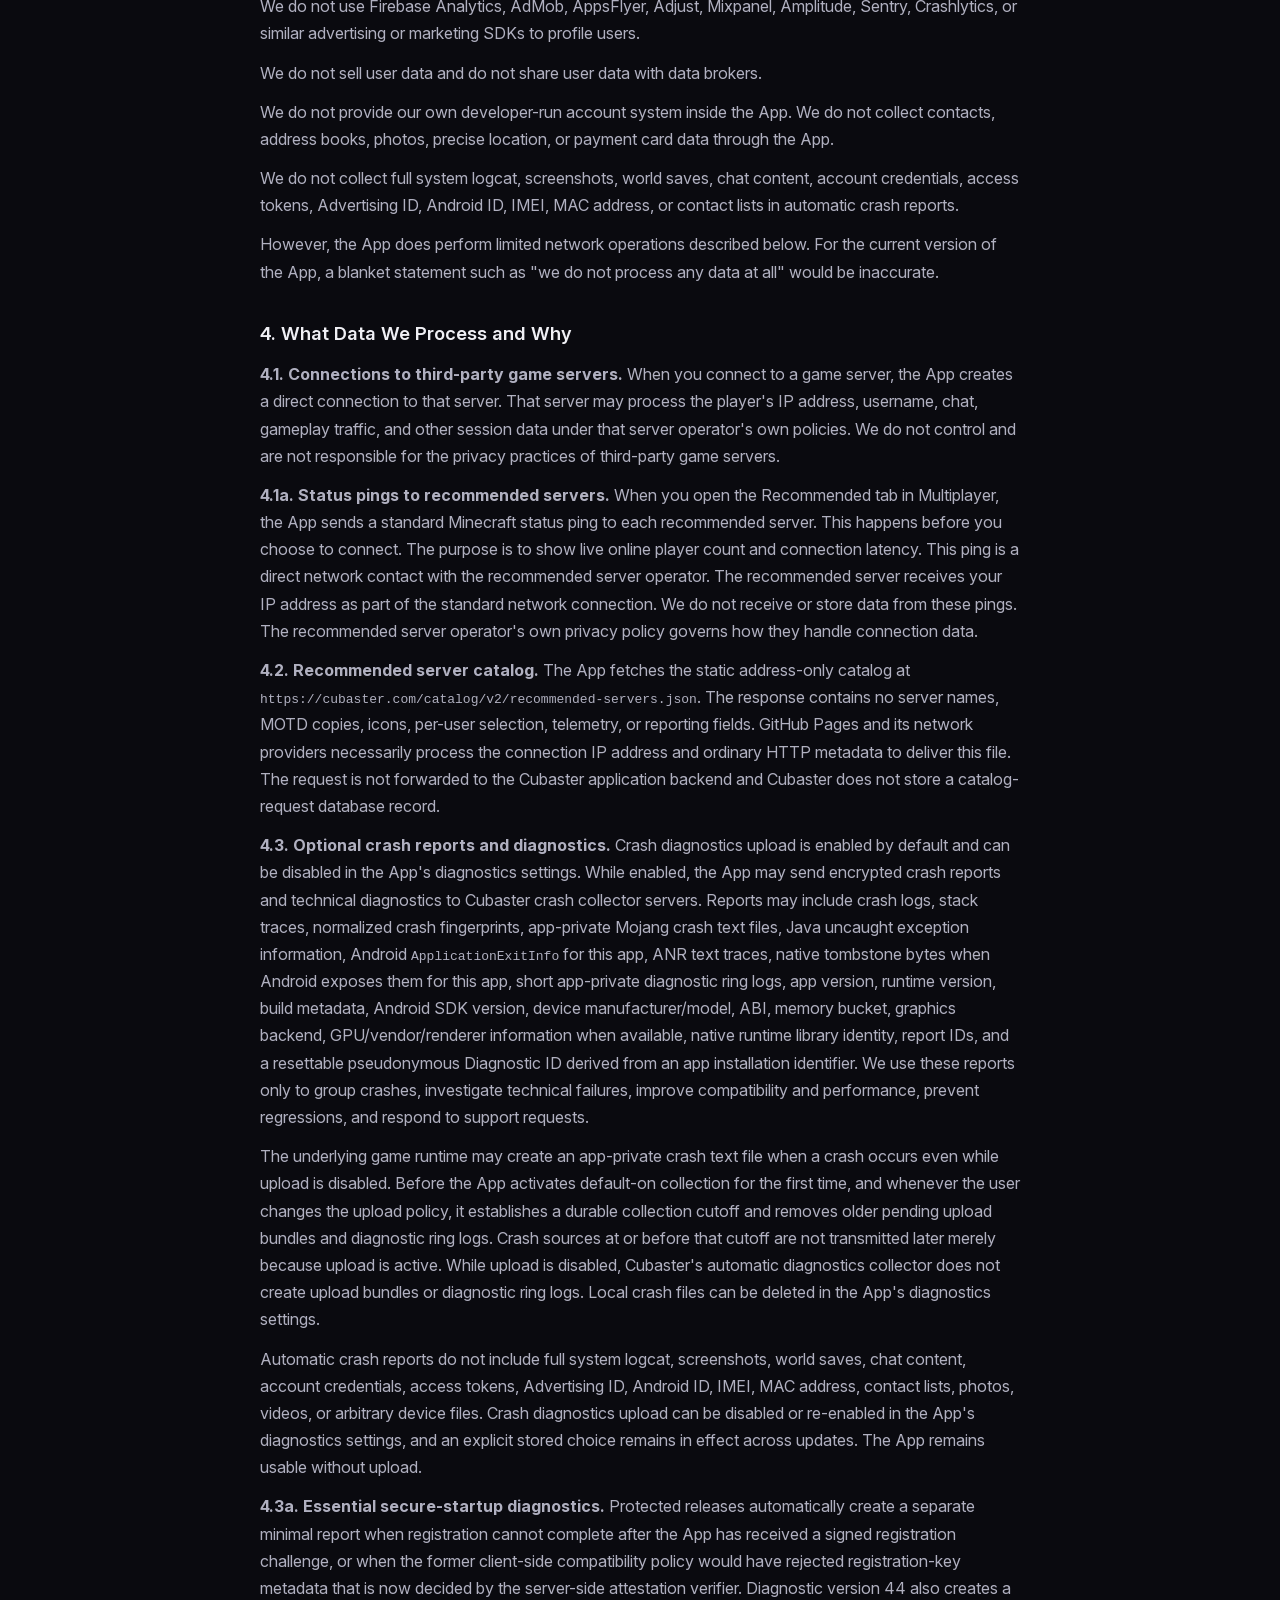
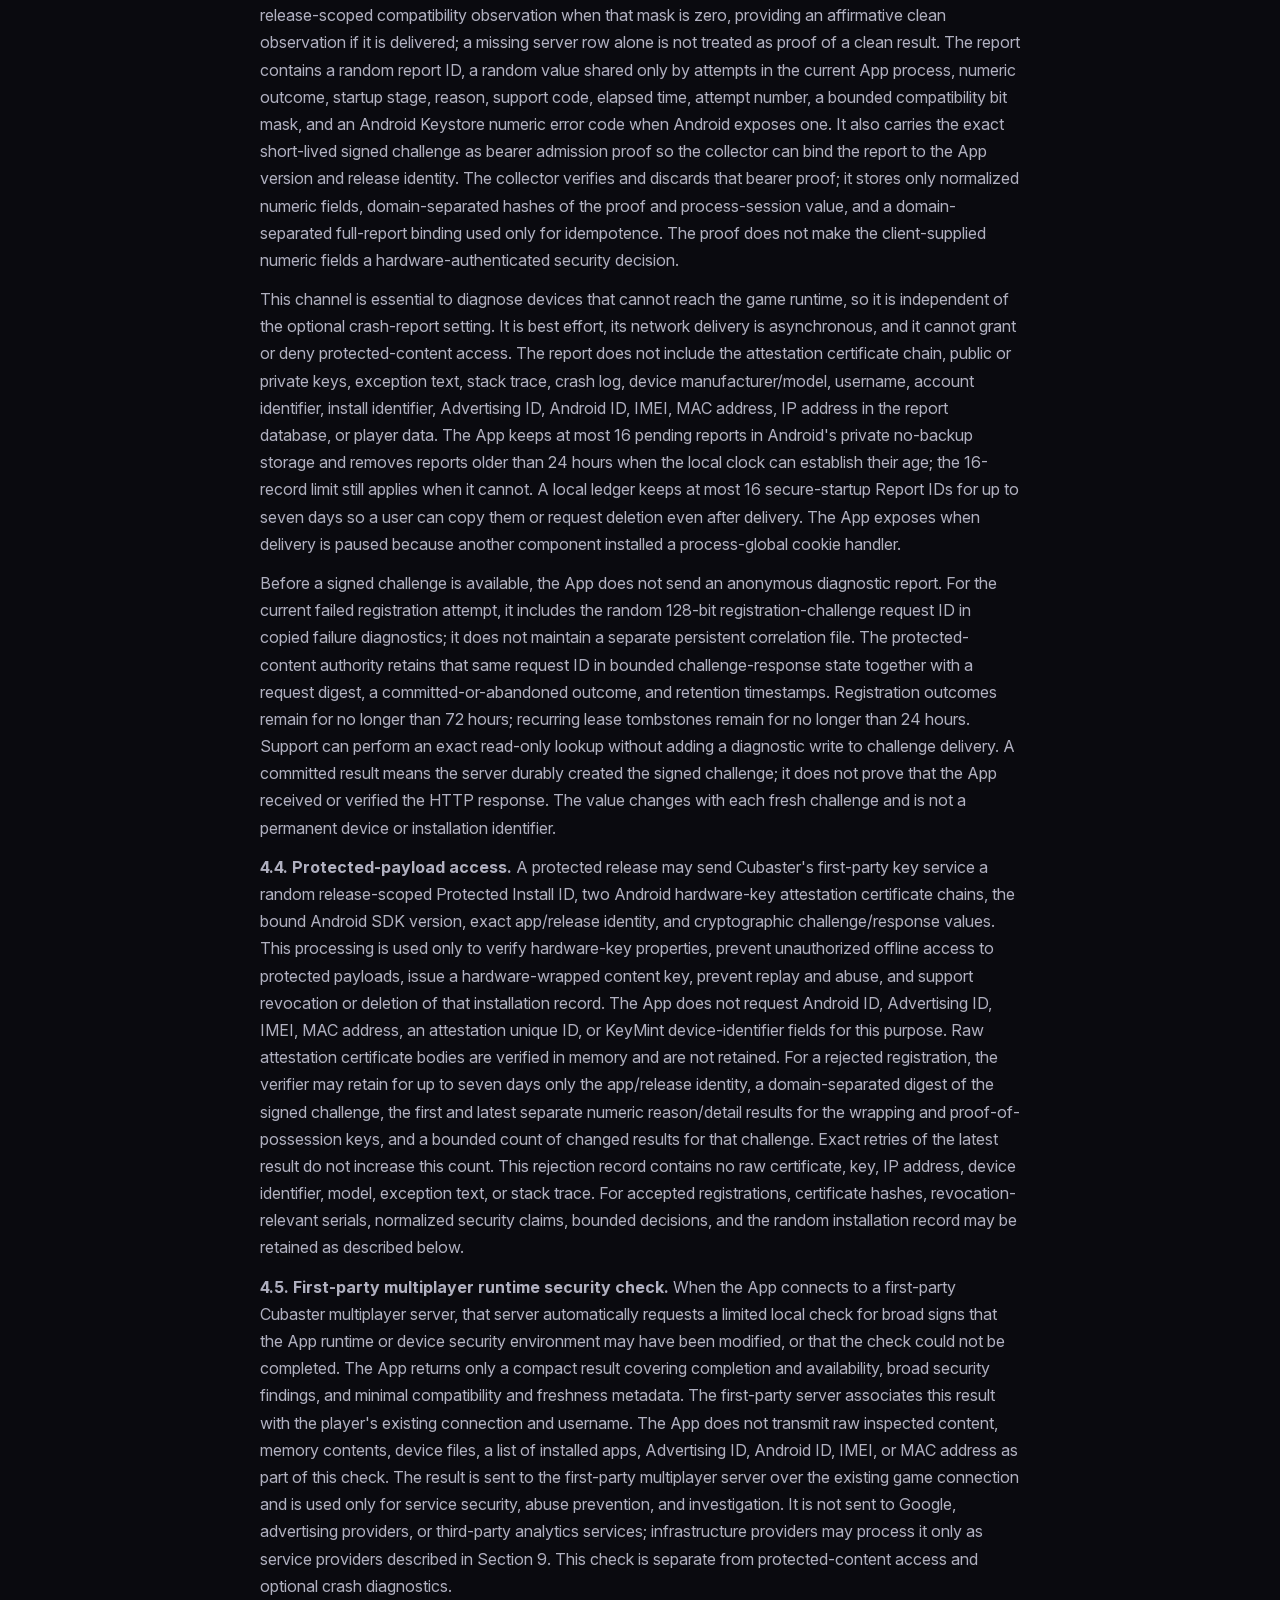
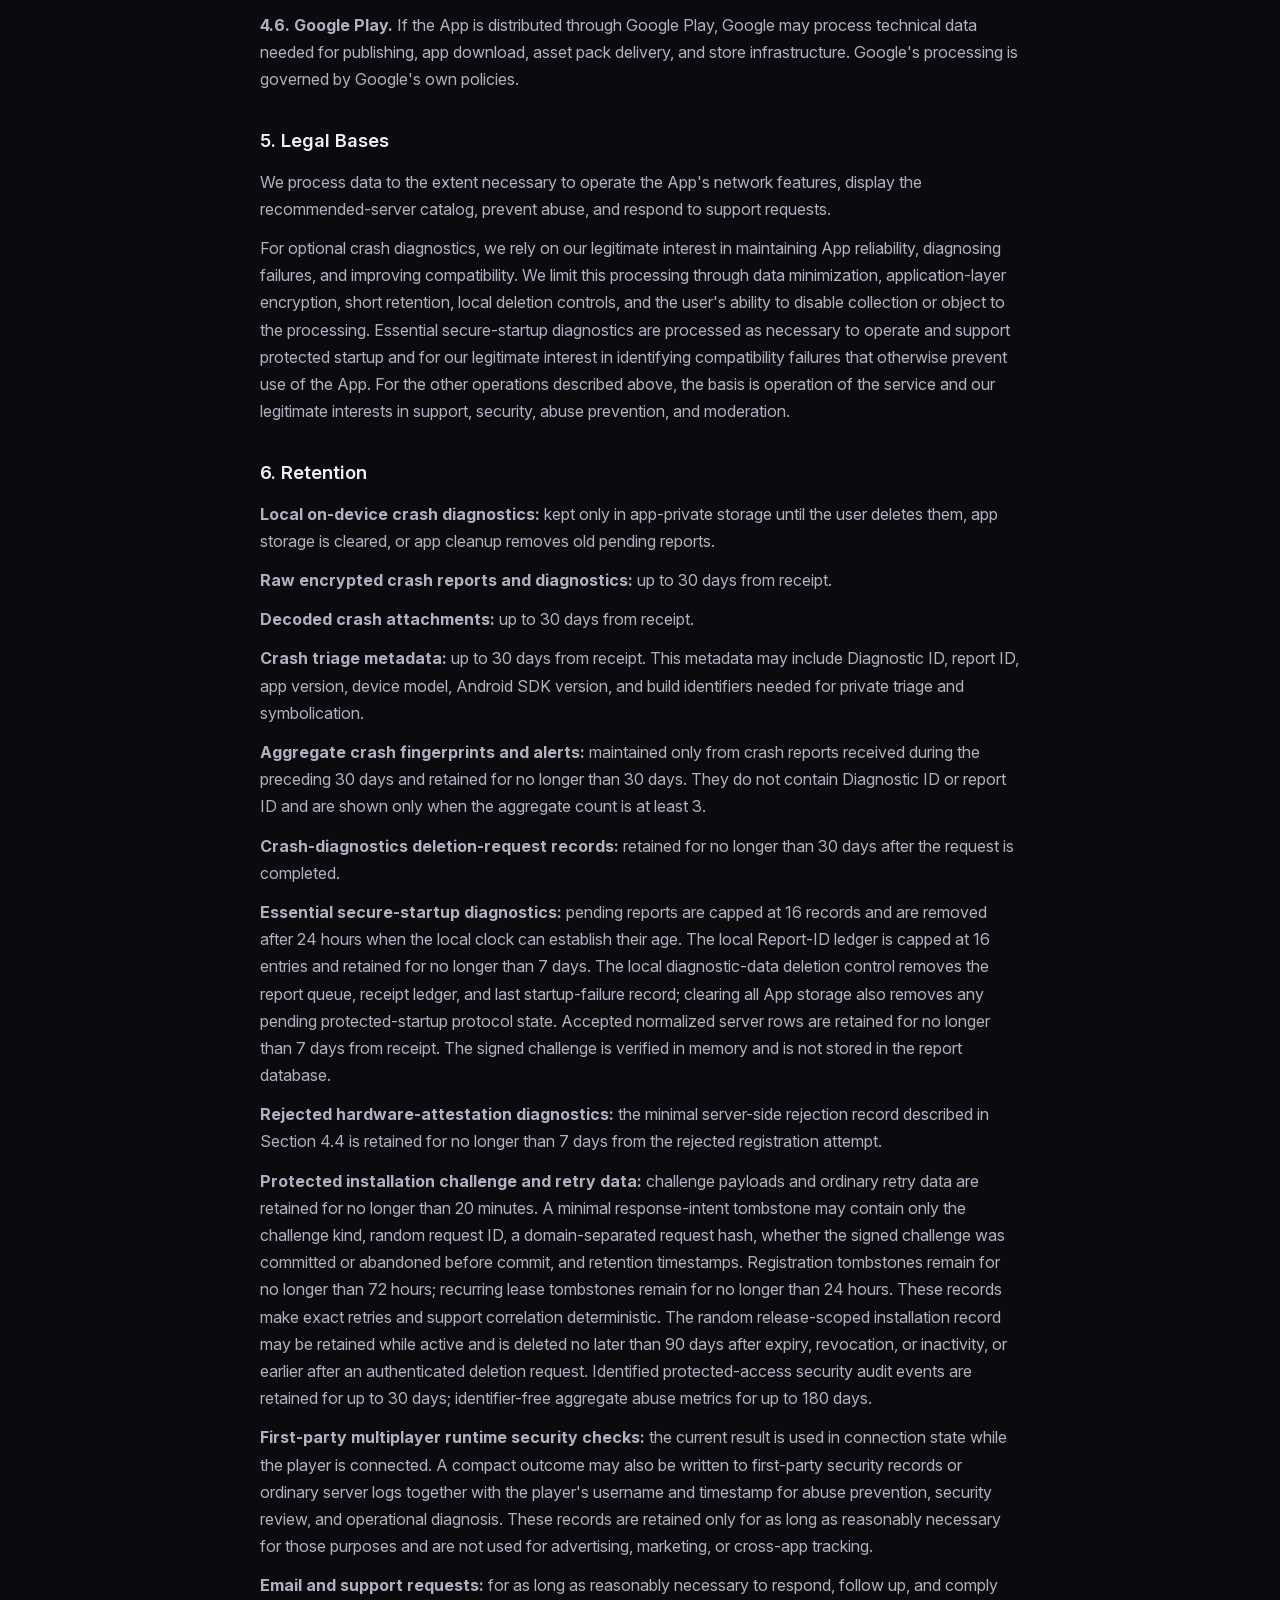
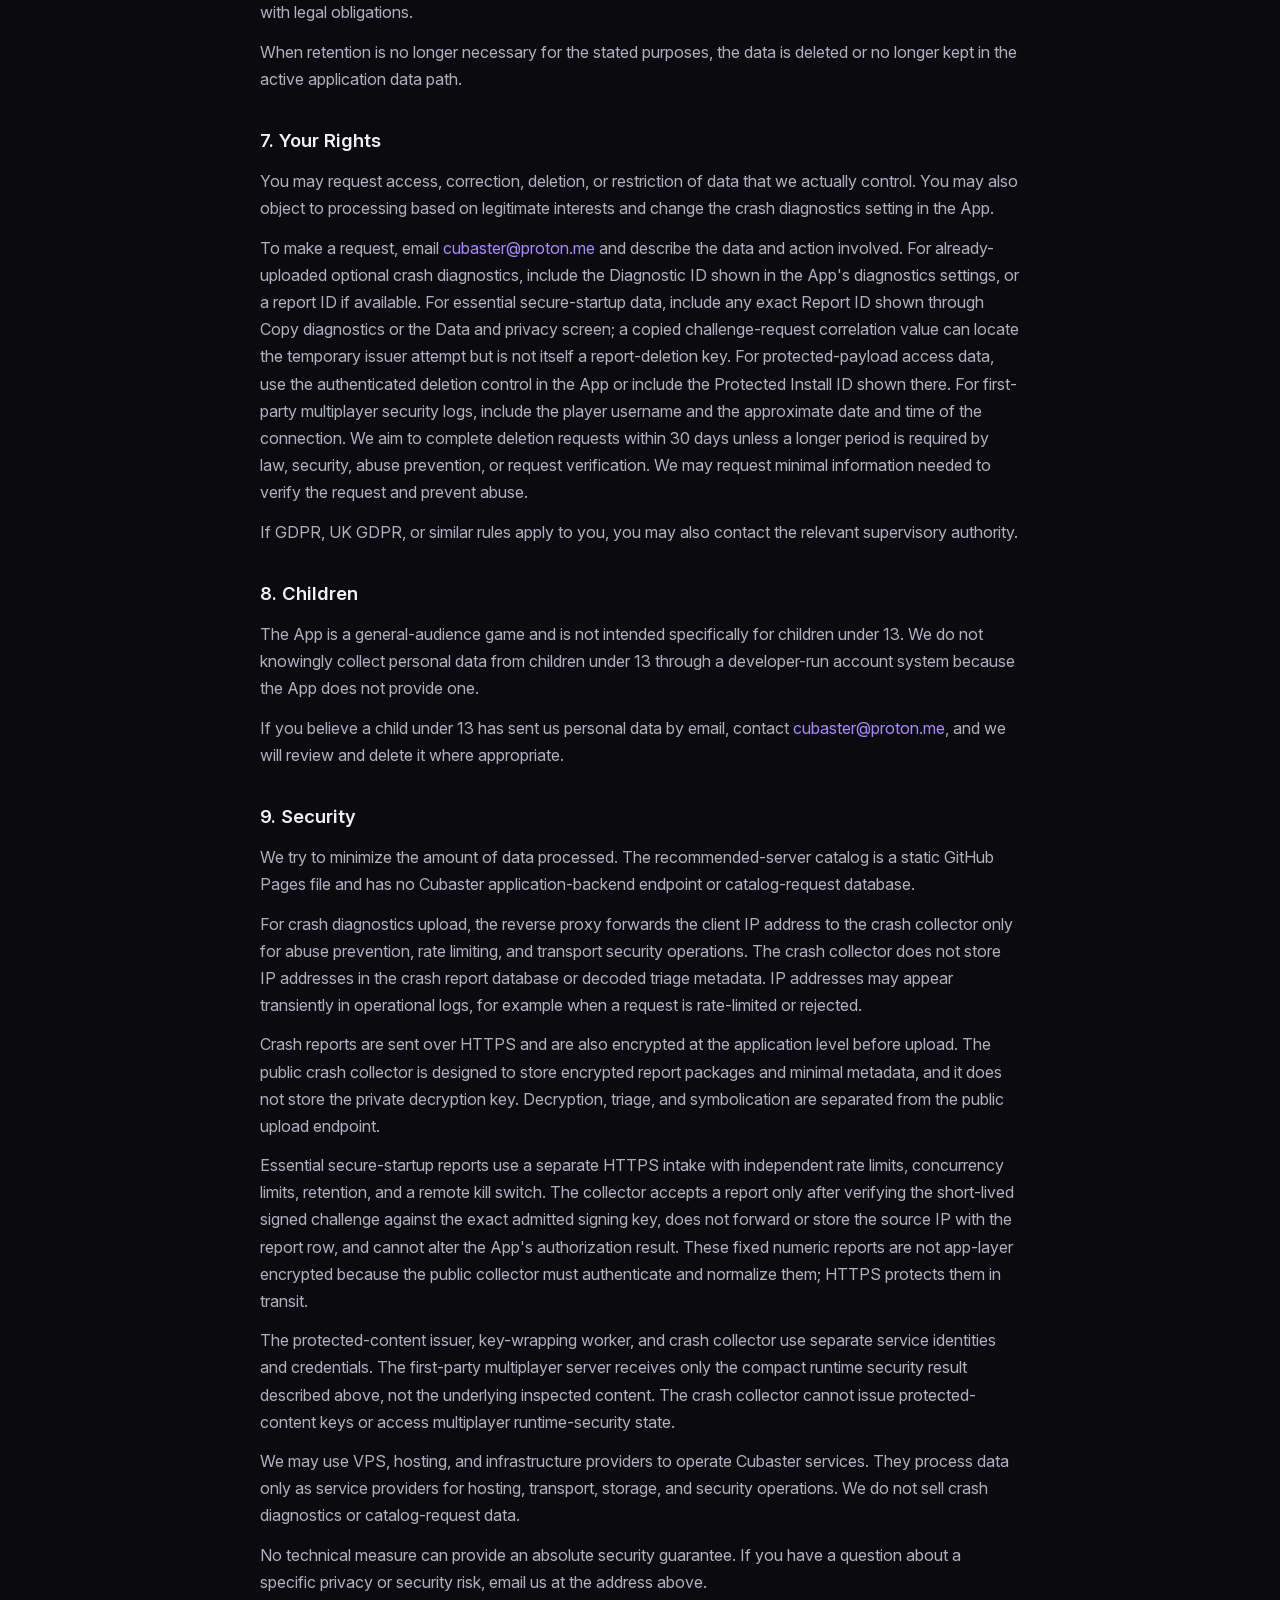
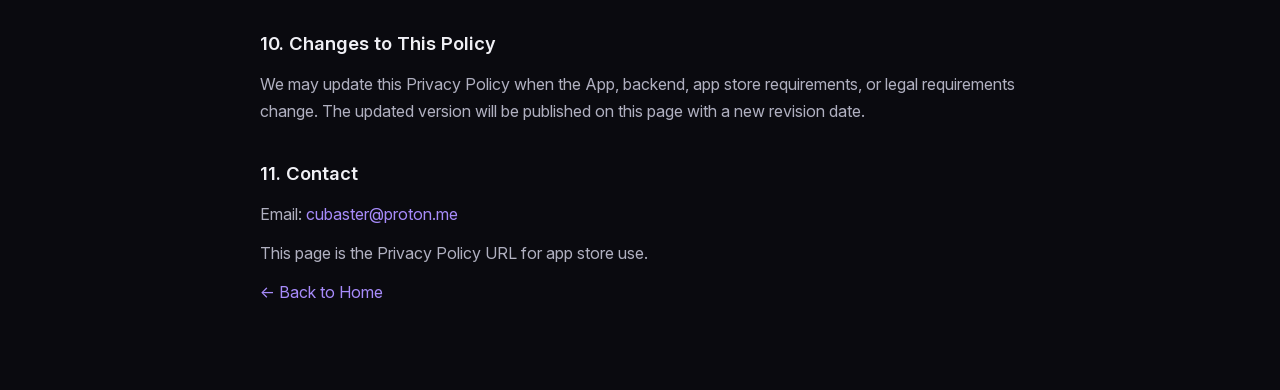
<file: privacy/history/2026-08-23.html>
<!DOCTYPE html>
<html lang="en">
<head>
    <meta charset="UTF-8">
    <meta name="viewport" content="width=device-width, initial-scale=1.0">
    <title>Archived Privacy Policy — August 23, 2026 — Cubaster</title>
    <meta name="description" content="Privacy Policy for the Cubaster mobile client.">
    <meta name="theme-color" content="#7c5cff">
    <meta name="robots" content="noindex">
    <link rel="canonical" href="https://cubaster.com/privacy/history/2026-08-23.html">
    <link rel="icon" type="image/png" sizes="192x192" href="/img/favicon.png">
    <link rel="preload" href="/fonts/InterVariable.woff2" as="font" type="font/woff2" crossorigin>
    <link rel="stylesheet" href="/css/style.css">
</head>
<body>

<nav class="nav">
    <div class="nav-inner">
        <a href="/" class="nav-logo"><img src="/img/icon.png" alt="" class="nav-icon" width="32" height="32">Cubaster</a>
    </div>
</nav>

<main class="section legal">
    <div class="legal-inner">
        <h1>Archived Privacy Policy</h1>
        <p>This is the notice published on August 23, 2026 for earlier test builds. It does not describe the current version. <a href="/privacy">Read the current Privacy Policy</a>.</p>
        <p class="legal-meta">Last updated: August 23, 2026</p>

        <h2>1. Operator</h2>
        <p>Cubaster is provided by Капуста ("we", "us"). For privacy questions, contact <a href="mailto:cubaster@proton.me">cubaster@proton.me</a>.</p>
        <p>This Privacy Policy applies to the Cubaster Android App with package name <code>com.cubaster</code>.</p>

        <h2>2. Summary</h2>
        <p>The App does not use advertising SDKs, cross-app tracking, or third-party analytics SDKs that profile users for marketing.</p>
        <p>The App connects to game servers selected by the user. Those third-party servers may process the player's IP address, username, chat, and gameplay traffic under their own policies. When you open the Recommended tab, the App also sends a standard status ping to each recommended server to show live online count and latency. This happens before you choose to connect, and the recommended server receives your IP address as part of that ping.</p>
        <p>The App fetches a static address-only recommended-server catalog from <code>cubaster.com</code>. It does not send recommended-server analytics, reports, account identifiers, advertising identifiers, Android ID, device ID, chat content, gameplay content, contact lists, or device files to the catalog host.</p>
        <p>Minimal crash diagnostics upload is enabled by default and can be disabled at any time in the App. The App may send crash reports and technical diagnostics to Cubaster servers so we can diagnose crashes, ANRs, native failures, compatibility problems, and performance regressions. Before default collection is activated for the first time, the App establishes a local collection boundary and removes older pending bundles so crash sources from before that boundary are not uploaded later. These reports are designed to be compact, redacted, and privacy-minimized.</p>
        <p>If registration cannot complete after the App receives a signed first-party challenge, it automatically sends or queues a separate minimal secure-startup report. A release-scoped diagnostic build may also queue a compatibility observation, including a zero mask that records that the former local policy found no mismatch. These essential records contain numeric failure and compatibility fields, random report and process-session values, and the short-lived signed challenge used only as delivery proof. They do not contain a crash log, stack trace, device model, advertising or hardware device identifier, attestation certificate chain, key, username, chat, world, or player file.</p>
        <p>Protected releases may contact Cubaster's first-party key service during startup. This uses a random release-scoped installation identifier and Android hardware-key attestation to decide whether a hardware-wrapped protected-content key may be issued. It does not use Advertising ID, Android ID, IMEI, MAC address, or attested device identifiers.</p>
        <p>When the App connects to a first-party Cubaster multiplayer server, it automatically performs a limited local runtime security check in response to that server's request. Only a compact technical result is returned to the first-party server and associated with the existing multiplayer connection. The check is used to protect multiplayer sessions from tampering and abuse; it is not used for advertising, cross-app tracking, or marketing.</p>
        <p>If the App is distributed through Google Play, Google may process technical data required to deliver the app and asset packs under Google's own policies.</p>

        <h2>3. What We Do Not Do</h2>
        <p>We do not use Firebase Analytics, AdMob, AppsFlyer, Adjust, Mixpanel, Amplitude, Sentry, Crashlytics, or similar advertising or marketing SDKs to profile users.</p>
        <p>We do not sell user data and do not share user data with data brokers.</p>
        <p>We do not provide our own developer-run account system inside the App. We do not collect contacts, address books, photos, precise location, or payment card data through the App.</p>
        <p>We do not collect full system logcat, screenshots, world saves, chat content, account credentials, access tokens, Advertising ID, Android ID, IMEI, MAC address, or contact lists in automatic crash reports.</p>
        <p>However, the App does perform limited network operations described below. For the current version of the App, a blanket statement such as "we do not process any data at all" would be inaccurate.</p>

        <h2>4. What Data We Process and Why</h2>
        <p><strong>4.1. Connections to third-party game servers.</strong> When you connect to a game server, the App creates a direct connection to that server. That server may process the player's IP address, username, chat, gameplay traffic, and other session data under that server operator's own policies. We do not control and are not responsible for the privacy practices of third-party game servers.</p>
        <p><strong>4.1a. Status pings to recommended servers.</strong> When you open the Recommended tab in Multiplayer, the App sends a standard Minecraft status ping to each recommended server. This happens before you choose to connect. The purpose is to show live online player count and connection latency. This ping is a direct network contact with the recommended server operator. The recommended server receives your IP address as part of the standard network connection. We do not receive or store data from these pings. The recommended server operator's own privacy policy governs how they handle connection data.</p>
        <p><strong>4.2. Recommended server catalog.</strong> The App fetches the static address-only catalog at <code>https://cubaster.com/catalog/v2/recommended-servers.json</code>. The response contains no server names, MOTD copies, icons, per-user selection, telemetry, or reporting fields. GitHub Pages and its network providers necessarily process the connection IP address and ordinary HTTP metadata to deliver this file. The request is not forwarded to the Cubaster application backend and Cubaster does not store a catalog-request database record.</p>
        <p><strong>4.3. Optional crash reports and diagnostics.</strong> Crash diagnostics upload is enabled by default and can be disabled in the App's diagnostics settings. While enabled, the App may send encrypted crash reports and technical diagnostics to Cubaster crash collector servers. Reports may include crash logs, stack traces, normalized crash fingerprints, app-private Mojang crash text files, Java uncaught exception information, Android <code>ApplicationExitInfo</code> for this app, ANR text traces, native tombstone bytes when Android exposes them for this app, short app-private diagnostic ring logs, app version, runtime version, build metadata, Android SDK version, device manufacturer/model, ABI, memory bucket, graphics backend, GPU/vendor/renderer information when available, native runtime library identity, report IDs, and a resettable pseudonymous Diagnostic ID derived from an app installation identifier. We use these reports only to group crashes, investigate technical failures, improve compatibility and performance, prevent regressions, and respond to support requests.</p>
        <p>The underlying game runtime may create an app-private crash text file when a crash occurs even while upload is disabled. Before the App activates default-on collection for the first time, and whenever the user changes the upload policy, it establishes a durable collection cutoff and removes older pending upload bundles and diagnostic ring logs. Crash sources at or before that cutoff are not transmitted later merely because upload is active. While upload is disabled, Cubaster's automatic diagnostics collector does not create upload bundles or diagnostic ring logs. Local crash files can be deleted in the App's diagnostics settings.</p>
        <p>Automatic crash reports do not include full system logcat, screenshots, world saves, chat content, account credentials, access tokens, Advertising ID, Android ID, IMEI, MAC address, contact lists, photos, videos, or arbitrary device files. Crash diagnostics upload can be disabled or re-enabled in the App's diagnostics settings, and an explicit stored choice remains in effect across updates. The App remains usable without upload.</p>
        <p><strong>4.3a. Essential secure-startup diagnostics.</strong> Protected releases automatically create a separate minimal report when registration cannot complete after the App has received a signed registration challenge, or when the former client-side compatibility policy would have rejected registration-key metadata that is now decided by the server-side attestation verifier. Diagnostic version 44 also creates a release-scoped compatibility observation when that mask is zero, providing an affirmative clean observation if it is delivered; a missing server row alone is not treated as proof of a clean result. The report contains a random report ID, a random value shared only by attempts in the current App process, numeric outcome, startup stage, reason, support code, elapsed time, attempt number, a bounded compatibility bit mask, and an Android Keystore numeric error code when Android exposes one. It also carries the exact short-lived signed challenge as bearer admission proof so the collector can bind the report to the App version and release identity. The collector verifies and discards that bearer proof; it stores only normalized numeric fields, domain-separated hashes of the proof and process-session value, and a domain-separated full-report binding used only for idempotence. The proof does not make the client-supplied numeric fields a hardware-authenticated security decision.</p>
        <p>This channel is essential to diagnose devices that cannot reach the game runtime, so it is independent of the optional crash-report setting. It is best effort, its network delivery is asynchronous, and it cannot grant or deny protected-content access. The report does not include the attestation certificate chain, public or private keys, exception text, stack trace, crash log, device manufacturer/model, username, account identifier, install identifier, Advertising ID, Android ID, IMEI, MAC address, IP address in the report database, or player data. The App keeps at most 16 pending reports in Android's private no-backup storage and removes reports older than 24 hours when the local clock can establish their age; the 16-record limit still applies when it cannot. A local ledger keeps at most 16 secure-startup Report IDs for up to seven days so a user can copy them or request deletion even after delivery. The App exposes when delivery is paused because another component installed a process-global cookie handler.</p>
        <p>Before a signed challenge is available, the App does not send an anonymous diagnostic report. For the current failed registration attempt, it includes the random 128-bit registration-challenge request ID in copied failure diagnostics; it does not maintain a separate persistent correlation file. The protected-content authority retains that same request ID in bounded challenge-response state together with a request digest, a committed-or-abandoned outcome, and retention timestamps. Registration outcomes remain for no longer than 72 hours; recurring lease tombstones remain for no longer than 24 hours. Support can perform an exact read-only lookup without adding a diagnostic write to challenge delivery. A committed result means the server durably created the signed challenge; it does not prove that the App received or verified the HTTP response. The value changes with each fresh challenge and is not a permanent device or installation identifier.</p>
        <p><strong>4.4. Protected-payload access.</strong> A protected release may send Cubaster's first-party key service a random release-scoped Protected Install ID, two Android hardware-key attestation certificate chains, the bound Android SDK version, exact app/release identity, and cryptographic challenge/response values. This processing is used only to verify hardware-key properties, prevent unauthorized offline access to protected payloads, issue a hardware-wrapped content key, prevent replay and abuse, and support revocation or deletion of that installation record. The App does not request Android ID, Advertising ID, IMEI, MAC address, an attestation unique ID, or KeyMint device-identifier fields for this purpose. Raw attestation certificate bodies are verified in memory and are not retained. For a rejected registration, the verifier may retain for up to seven days only the app/release identity, a domain-separated digest of the signed challenge, the first and latest separate numeric reason/detail results for the wrapping and proof-of-possession keys, and a bounded count of changed results for that challenge. Exact retries of the latest result do not increase this count. This rejection record contains no raw certificate, key, IP address, device identifier, model, exception text, or stack trace. For accepted registrations, certificate hashes, revocation-relevant serials, normalized security claims, bounded decisions, and the random installation record may be retained as described below.</p>
        <p><strong>4.5. First-party multiplayer runtime security check.</strong> When the App connects to a first-party Cubaster multiplayer server, that server automatically requests a limited local check for broad signs that the App runtime or device security environment may have been modified, or that the check could not be completed. The App returns only a compact result covering completion and availability, broad security findings, and minimal compatibility and freshness metadata. The first-party server associates this result with the player's existing connection and username. The App does not transmit raw inspected content, memory contents, device files, a list of installed apps, Advertising ID, Android ID, IMEI, or MAC address as part of this check. The result is sent to the first-party multiplayer server over the existing game connection and is used only for service security, abuse prevention, and investigation. It is not sent to Google, advertising providers, or third-party analytics services; infrastructure providers may process it only as service providers described in Section 9. This check is separate from protected-content access and optional crash diagnostics.</p>
        <p><strong>4.6. Google Play.</strong> If the App is distributed through Google Play, Google may process technical data needed for publishing, app download, asset pack delivery, and store infrastructure. Google's processing is governed by Google's own policies.</p>

        <h2>5. Legal Bases</h2>
        <p>We process data to the extent necessary to operate the App's network features, display the recommended-server catalog, prevent abuse, and respond to support requests.</p>
        <p>For optional crash diagnostics, we rely on our legitimate interest in maintaining App reliability, diagnosing failures, and improving compatibility. We limit this processing through data minimization, application-layer encryption, short retention, local deletion controls, and the user's ability to disable collection or object to the processing. Essential secure-startup diagnostics are processed as necessary to operate and support protected startup and for our legitimate interest in identifying compatibility failures that otherwise prevent use of the App. For the other operations described above, the basis is operation of the service and our legitimate interests in support, security, abuse prevention, and moderation.</p>

        <h2>6. Retention</h2>
        <p><strong>Local on-device crash diagnostics:</strong> kept only in app-private storage until the user deletes them, app storage is cleared, or app cleanup removes old pending reports.</p>
        <p><strong>Raw encrypted crash reports and diagnostics:</strong> up to 30 days from receipt.</p>
        <p><strong>Decoded crash attachments:</strong> up to 30 days from receipt.</p>
        <p><strong>Crash triage metadata:</strong> up to 30 days from receipt. This metadata may include Diagnostic ID, report ID, app version, device model, Android SDK version, and build identifiers needed for private triage and symbolication.</p>
        <p><strong>Aggregate crash fingerprints and alerts:</strong> maintained only from crash reports received during the preceding 30 days and retained for no longer than 30 days. They do not contain Diagnostic ID or report ID and are shown only when the aggregate count is at least 3.</p>
        <p><strong>Crash-diagnostics deletion-request records:</strong> retained for no longer than 30 days after the request is completed.</p>
        <p><strong>Essential secure-startup diagnostics:</strong> pending reports are capped at 16 records and are removed after 24 hours when the local clock can establish their age. The local Report-ID ledger is capped at 16 entries and retained for no longer than 7 days. The local diagnostic-data deletion control removes the report queue, receipt ledger, and last startup-failure record; clearing all App storage also removes any pending protected-startup protocol state. Accepted normalized server rows are retained for no longer than 7 days from receipt. The signed challenge is verified in memory and is not stored in the report database.</p>
        <p><strong>Rejected hardware-attestation diagnostics:</strong> the minimal server-side rejection record described in Section 4.4 is retained for no longer than 7 days from the rejected registration attempt.</p>
        <p><strong>Protected installation challenge and retry data:</strong> challenge payloads and ordinary retry data are retained for no longer than 20 minutes. A minimal response-intent tombstone may contain only the challenge kind, random request ID, a domain-separated request hash, whether the signed challenge was committed or abandoned before commit, and retention timestamps. Registration tombstones remain for no longer than 72 hours; recurring lease tombstones remain for no longer than 24 hours. These records make exact retries and support correlation deterministic. The random release-scoped installation record may be retained while active and is deleted no later than 90 days after expiry, revocation, or inactivity, or earlier after an authenticated deletion request. Identified protected-access security audit events are retained for up to 30 days; identifier-free aggregate abuse metrics for up to 180 days.</p>
        <p><strong>First-party multiplayer runtime security checks:</strong> the current result is used in connection state while the player is connected. A compact outcome may also be written to first-party security records or ordinary server logs together with the player's username and timestamp for abuse prevention, security review, and operational diagnosis. These records are retained only for as long as reasonably necessary for those purposes and are not used for advertising, marketing, or cross-app tracking.</p>
        <p><strong>Email and support requests:</strong> for as long as reasonably necessary to respond, follow up, and comply with legal obligations.</p>
        <p>When retention is no longer necessary for the stated purposes, the data is deleted or no longer kept in the active application data path.</p>

        <h2>7. Your Rights</h2>
        <p>You may request access, correction, deletion, or restriction of data that we actually control. You may also object to processing based on legitimate interests and change the crash diagnostics setting in the App.</p>
        <p>To make a request, email <a href="mailto:cubaster@proton.me">cubaster@proton.me</a> and describe the data and action involved. For already-uploaded optional crash diagnostics, include the Diagnostic ID shown in the App's diagnostics settings, or a report ID if available. For essential secure-startup data, include any exact Report ID shown through Copy diagnostics or the Data and privacy screen; a copied challenge-request correlation value can locate the temporary issuer attempt but is not itself a report-deletion key. For protected-payload access data, use the authenticated deletion control in the App or include the Protected Install ID shown there. For first-party multiplayer security logs, include the player username and the approximate date and time of the connection. We aim to complete deletion requests within 30 days unless a longer period is required by law, security, abuse prevention, or request verification. We may request minimal information needed to verify the request and prevent abuse.</p>
        <p>If GDPR, UK GDPR, or similar rules apply to you, you may also contact the relevant supervisory authority.</p>

        <h2>8. Children</h2>
        <p>The App is a general-audience game and is not intended specifically for children under 13. We do not knowingly collect personal data from children under 13 through a developer-run account system because the App does not provide one.</p>
        <p>If you believe a child under 13 has sent us personal data by email, contact <a href="mailto:cubaster@proton.me">cubaster@proton.me</a>, and we will review and delete it where appropriate.</p>

        <h2>9. Security</h2>
        <p>We try to minimize the amount of data processed. The recommended-server catalog is a static GitHub Pages file and has no Cubaster application-backend endpoint or catalog-request database.</p>
        <p>For crash diagnostics upload, the reverse proxy forwards the client IP address to the crash collector only for abuse prevention, rate limiting, and transport security operations. The crash collector does not store IP addresses in the crash report database or decoded triage metadata. IP addresses may appear transiently in operational logs, for example when a request is rate-limited or rejected.</p>
        <p>Crash reports are sent over HTTPS and are also encrypted at the application level before upload. The public crash collector is designed to store encrypted report packages and minimal metadata, and it does not store the private decryption key. Decryption, triage, and symbolication are separated from the public upload endpoint.</p>
        <p>Essential secure-startup reports use a separate HTTPS intake with independent rate limits, concurrency limits, retention, and a remote kill switch. The collector accepts a report only after verifying the short-lived signed challenge against the exact admitted signing key, does not forward or store the source IP with the report row, and cannot alter the App's authorization result. These fixed numeric reports are not app-layer encrypted because the public collector must authenticate and normalize them; HTTPS protects them in transit.</p>
        <p>The protected-content issuer, key-wrapping worker, and crash collector use separate service identities and credentials. The first-party multiplayer server receives only the compact runtime security result described above, not the underlying inspected content. The crash collector cannot issue protected-content keys or access multiplayer runtime-security state.</p>
        <p>We may use VPS, hosting, and infrastructure providers to operate Cubaster services. They process data only as service providers for hosting, transport, storage, and security operations. We do not sell crash diagnostics or catalog-request data.</p>
        <p>No technical measure can provide an absolute security guarantee. If you have a question about a specific privacy or security risk, email us at the address above.</p>

        <h2>10. Changes to This Policy</h2>
        <p>We may update this Privacy Policy when the App, backend, app store requirements, or legal requirements change. The updated version will be published on this page with a new revision date.</p>

        <h2>11. Contact</h2>
        <p>Email: <a href="mailto:cubaster@proton.me">cubaster@proton.me</a></p>
        <p>This page is the Privacy Policy URL for app store use.</p>

        <p><a href="/">&larr; Back to Home</a></p>
    </div>
</main>

</body>
</html>
</file>
<file: css/style.css>
@font-face {
    font-family: 'Inter';
    src: url('../fonts/InterVariable.woff2') format('woff2');
    font-weight: 100 900;
    font-style: normal;
    font-display: swap;
}

:root {
    --bg-primary: #0a0a0f;
    --bg-secondary: #12121a;
    --bg-card: #1a1a26;
    --bg-card-hover: #22222f;
    --accent: #7c5cff;
    --accent-glow: rgba(124, 92, 255, 0.3);
    --accent-light: #a78bfa;
    --text-primary: #f0f0f5;
    --text-secondary: #b0b0c0;
    --text-muted: #8888a0;
    --border: #2a2a3a;
    --success: #34d399;
    --radius: 12px;
    --radius-lg: 20px;
}

* {
    margin: 0;
    padding: 0;
    box-sizing: border-box;
}

html {
    scroll-behavior: smooth;
    scroll-padding-top: 80px;
    overflow-x: hidden;
}

body {
    font-family: 'Inter', system-ui, -apple-system, 'Segoe UI', Roboto, sans-serif;
    background: var(--bg-primary);
    color: var(--text-primary);
    line-height: 1.6;
    overflow-x: hidden;
    -webkit-font-smoothing: antialiased;
    -moz-osx-font-smoothing: grayscale;
}

:focus-visible {
    outline: 2px solid var(--accent-light);
    outline-offset: 2px;
    border-radius: 4px;
}

@media (prefers-reduced-motion: reduce) {
    *,
    *::before,
    *::after {
        animation-duration: 0.01ms !important;
        animation-iteration-count: 1 !important;
        transition-duration: 0.01ms !important;
        scroll-behavior: auto !important;
    }
}

a {
    color: var(--accent-light);
    text-decoration: none;
    transition: color 0.2s;
}

a:hover {
    color: var(--accent);
}

/* --- NAV --- */
.nav {
    position: fixed;
    top: 0;
    left: 0;
    right: 0;
    z-index: 100;
    padding: 0 24px;
    background: rgba(10, 10, 15, 0.85);
    backdrop-filter: blur(20px);
    border-bottom: 1px solid var(--border);
}

.nav-inner {
    max-width: 1200px;
    margin: 0 auto;
    display: flex;
    align-items: center;
    justify-content: space-between;
    gap: 12px;
    height: 64px;
}

.nav-logo {
    font-size: 1.25rem;
    font-weight: 700;
    color: var(--text-primary);
    letter-spacing: -0.02em;
    display: flex;
    align-items: center;
    gap: 10px;
}

.nav-icon {
    width: 32px;
    height: 32px;
    border-radius: 8px;
}

.nav-logo span {
    color: var(--accent);
}

.nav-actions {
    display: flex;
    align-items: center;
    gap: 16px;
}

.nav-owner-link {
    padding: 8px 14px;
    border: 1px solid rgba(167, 139, 250, 0.28);
    border-radius: 8px;
    background: rgba(124, 92, 255, 0.06);
    color: var(--text-primary);
    font-size: 0.875rem;
    font-weight: 500;
    line-height: 1.4;
    white-space: nowrap;
    transition: background 0.2s, border-color 0.2s;
}

.nav-owner-link:hover,
.nav-owner-link[aria-current="page"] {
    background: rgba(124, 92, 255, 0.14);
    border-color: var(--accent-light);
    color: var(--text-primary);
}

.nav-cta {
    padding: 8px 20px;
    background: var(--accent);
    color: #fff !important;
    border-radius: 8px;
    font-weight: 600;
    font-size: 0.875rem;
    white-space: nowrap;
    flex-shrink: 0;
    transition: background 0.2s, transform 0.2s;
}

.nav-cta:hover {
    background: #6a4ae0;
    transform: translateY(-1px);
}

/* --- HERO --- */
.hero {
    padding: 122px 24px 64px;
    position: relative;
    overflow: hidden;
}

.hero::before {
    content: '';
    position: absolute;
    top: 0;
    left: 50%;
    transform: translateX(-50%);
    width: 800px;
    height: 800px;
    background: radial-gradient(circle, var(--accent-glow) 0%, transparent 70%);
    pointer-events: none;
    opacity: 0.4;
}

.hero-content {
    position: relative;
    max-width: 610px;
}

.hero-inner {
    position: relative;
    max-width: 1200px;
    margin: 0 auto;
    display: grid;
    grid-template-columns: minmax(0, 0.8fr) minmax(0, 1.2fr);
    align-items: center;
    gap: 40px;
}

.hero-icon {
    width: 96px;
    height: 96px;
    border-radius: 24px;
    margin-bottom: 28px;
    box-shadow: 0 8px 32px rgba(0, 0, 0, 0.4);
}

.hero-badge {
    display: inline-block;
    padding: 6px 16px;
    background: rgba(124, 92, 255, 0.12);
    border: 1px solid rgba(124, 92, 255, 0.25);
    border-radius: 100px;
    font-size: 0.8rem;
    font-weight: 600;
    color: var(--accent-light);
    margin-bottom: 24px;
    letter-spacing: 0.02em;
}

.hero h1 {
    font-size: clamp(2.5rem, 6vw, 4rem);
    font-weight: 800;
    line-height: 1.1;
    letter-spacing: -0.03em;
    margin-bottom: 20px;
}

.hero h1 .gradient {
    background: linear-gradient(135deg, var(--accent-light), #c084fc, var(--accent));
    -webkit-background-clip: text;
    -webkit-text-fill-color: transparent;
    background-clip: text;
}

.hero p {
    font-size: 1.15rem;
    color: var(--text-secondary);
    max-width: 560px;
    margin: 0 0 40px;
    line-height: 1.7;
}

.hero-buttons {
    display: flex;
    gap: 16px;
    justify-content: flex-start;
    flex-wrap: wrap;
}

.btn-primary {
    display: inline-flex;
    align-items: center;
    gap: 8px;
    padding: 14px 32px;
    background: var(--accent);
    color: #fff;
    border-radius: 10px;
    font-weight: 600;
    font-size: 1rem;
    transition: all 0.2s;
    border: none;
    cursor: pointer;
}

.btn-primary:hover {
    background: #6a4ae0;
    transform: translateY(-2px);
    box-shadow: 0 8px 32px var(--accent-glow);
    color: #fff;
}

.hero-visual {
    position: relative;
}

.hero-preview-card {
    position: relative;
    padding: 8px;
    border: 1px solid rgba(124, 92, 255, 0.28);
    border-radius: 24px;
    background:
        linear-gradient(180deg, rgba(255, 255, 255, 0.055), rgba(255, 255, 255, 0.018)),
        rgba(20, 20, 31, 0.86);
    box-shadow: 0 34px 90px rgba(0, 0, 0, 0.38), 0 0 70px rgba(124, 92, 255, 0.15);
    overflow: hidden;
}

.hero-preview-card::before {
    content: '';
    position: absolute;
    inset: -1px;
    border-radius: inherit;
    background: radial-gradient(circle at 20% 0%, rgba(124, 92, 255, 0.22), transparent 38%);
    pointer-events: none;
}

.game-modes {
    display: flex;
    justify-content: center;
    flex-wrap: wrap;
    gap: 12px;
    margin-top: 20px;
}

.game-modes span {
    padding: 6px 14px;
    border: 1px solid var(--border);
    border-radius: 100px;
    color: var(--text-secondary);
    font-size: 0.8rem;
    font-weight: 600;
}

.hero-preview-picture {
    position: relative;
    display: block;
}

.hero-preview-picture img {
    display: block;
    width: 100%;
    height: auto;
    border-radius: 16px;
    border: 1px solid rgba(255, 255, 255, 0.08);
    background: #050508;
}

/* --- SECTIONS --- */
.section {
    padding: 72px 24px;
}

.section-header {
    text-align: center;
    max-width: 600px;
    margin: 0 auto 64px;
}

.section-header h2 {
    font-size: 2rem;
    font-weight: 700;
    margin-bottom: 16px;
    letter-spacing: -0.02em;
}

.section-header p {
    color: var(--text-secondary);
    font-size: 1.05rem;
}

/* --- SCREENSHOTS CAROUSEL --- */
.carousel-wrap {
    position: relative;
    max-width: 100%;
    display: flex;
    align-items: center;
    justify-content: center;
}

.carousel-viewport {
    overflow: hidden;
    width: 100%;
    max-width: 1100px;
    margin: 0 auto;
}

.carousel-track {
    position: relative;
    display: flex;
    transition: transform 0.45s cubic-bezier(0.25, 0.1, 0.25, 1);
    will-change: transform;
    touch-action: pan-y;
    -webkit-user-select: none;
    user-select: none;
}

.carousel-slide {
    flex-shrink: 0;
    width: 78%;
    padding: 0 10px;
    box-sizing: border-box;
    transition: transform 0.45s ease, opacity 0.45s ease;
    transform: scale(0.85);
    opacity: 0.4;
}

.carousel-slide.active {
    transform: scale(1);
    opacity: 1;
}

.carousel-track.is-jumping,
.carousel-track.is-jumping .carousel-slide {
    transition: none;
}

.screenshot {
    width: 100%;
    height: auto;
    display: block;
    user-select: none;
    -webkit-user-drag: none;
    border-radius: var(--radius-lg);
    border: 1px solid var(--border);
}

.screenshot-picture {
    display: block;
}

.carousel-slide.active .screenshot {
    box-shadow: 0 12px 48px rgba(0, 0, 0, 0.5);
}

.carousel-arrow {
    position: absolute;
    top: 50%;
    transform: translateY(-50%);
    z-index: 10;
    width: 48px;
    height: 48px;
    border-radius: 50%;
    border: 1px solid var(--border);
    background: rgba(26, 26, 38, 0.85);
    backdrop-filter: blur(8px);
    color: var(--text-primary);
    font-size: 1.5rem;
    cursor: pointer;
    transition: all 0.2s;
    display: flex;
    align-items: center;
    justify-content: center;
    line-height: 1;
}

.carousel-arrow:hover {
    background: var(--bg-card-hover);
    border-color: var(--accent);
    color: var(--accent-light);
}

.carousel-prev { left: max(12px, calc(50% - 570px)); }
.carousel-next { right: max(12px, calc(50% - 570px)); }

.carousel-dots {
    display: flex;
    justify-content: center;
    gap: 8px;
    margin-top: 24px;
}

.carousel-dot {
    width: 8px;
    height: 8px;
    border-radius: 50%;
    background: var(--border);
    border: none;
    cursor: pointer;
    transition: background 0.2s, transform 0.2s;
    padding: 0;
}

.carousel-dot.active {
    background: var(--accent);
    transform: scale(1.3);
}

/* --- DOWNLOAD --- */
.download-section {
    background: radial-gradient(ellipse at center, rgba(124, 92, 255, 0.12), transparent 70%);
}

.download-card {
    max-width: 760px;
    margin: 0 auto;
    padding: 28px 0;
    text-align: center;
}

.download-card h2 {
    font-size: clamp(1.8rem, 4vw, 3rem);
    line-height: 1.2;
    letter-spacing: -0.03em;
    margin-bottom: 28px;
}

/* --- SERVER PLACEMENT --- */
.placement-page {
    min-height: 100vh;
    display: flex;
    flex-direction: column;
}

.placement {
    flex: 1;
    padding: 132px 24px 76px;
    background: radial-gradient(ellipse at 75% 40%, rgba(124, 92, 255, 0.12), transparent 60%);
}

.placement-inner {
    max-width: 1120px;
    margin: 0 auto;
    display: grid;
    grid-template-columns: minmax(0, 1.2fr) minmax(0, 1fr);
    align-items: center;
    gap: 64px;
}

.placement h1 {
    font-size: clamp(2rem, 4.5vw, 3.5rem);
    line-height: 1.12;
    letter-spacing: -0.04em;
    margin-bottom: 24px;
}

.placement h1 .gradient {
    background: linear-gradient(135deg, var(--accent-light), #c084fc);
    -webkit-background-clip: text;
    -webkit-text-fill-color: transparent;
    background-clip: text;
}

.placement-lead {
    max-width: 520px;
    font-size: 1.1rem;
    color: var(--text-secondary);
    margin-bottom: 24px;
}

.placement-terms {
    max-width: 420px;
    color: var(--text-secondary);
    margin-bottom: 28px;
}

.placement-contact-note {
    color: var(--text-muted);
    font-size: 0.825rem;
    margin-top: 16px;
}

.placement-preview {
    padding: 28px;
    border: 1px solid rgba(124, 92, 255, 0.28);
    border-radius: 24px;
    background: linear-gradient(160deg, #202032, #11111b);
    box-shadow: 0 24px 70px rgba(0, 0, 0, 0.3);
}

.placement-preview-label {
    font-size: 0.75rem;
    color: var(--text-muted);
    margin-bottom: 8px;
}

.placement-preview-title {
    font-size: 1.15rem;
    font-weight: 600;
    margin-bottom: 24px;
}

.placement-server {
    display: flex;
    align-items: center;
    gap: 14px;
    padding: 18px;
    border-radius: 14px;
    margin-bottom: 12px;
}

.placement-server-muted {
    background: rgba(255, 255, 255, 0.025);
}

.placement-server-featured {
    border: 1px solid rgba(167, 139, 250, 0.6);
    background: rgba(124, 92, 255, 0.12);
    box-shadow: 0 0 28px rgba(124, 92, 255, 0.1);
}

.placement-server-icon {
    flex-shrink: 0;
    width: 44px;
    height: 44px;
    border-radius: 10px;
    background: rgba(255, 255, 255, 0.06);
    display: grid;
    place-items: center;
    font-size: 1.7rem;
    color: var(--accent-light);
}

.placement-server-featured .placement-server-icon {
    background: rgba(124, 92, 255, 0.2);
}

.placement-server-copy {
    min-width: 0;
}

.placement-server-copy strong {
    display: block;
    font-size: 1.1rem;
    margin-bottom: 3px;
}

.placement-server-copy span {
    display: block;
    font-size: 0.8rem;
    color: var(--text-secondary);
}

.placement-placeholder {
    flex: 1;
}

.placement-placeholder span {
    display: block;
    width: 70%;
    height: 9px;
    border-radius: 4px;
    background: rgba(255, 255, 255, 0.055);
}

.placement-placeholder span + span {
    width: 45%;
    height: 6px;
    margin-top: 10px;
}

.placement-preview-note {
    color: var(--text-muted);
    font-size: 0.75rem;
    margin-top: 20px;
}

/* --- LEGAL --- */
.legal {
    padding-top: 140px;
}

.legal-inner {
    max-width: 760px;
    margin: 0 auto;
    color: var(--text-secondary);
    line-height: 1.7;
    overflow-wrap: anywhere;
}

.legal-inner h1 {
    font-size: clamp(1.5rem, 5vw, 2rem);
    font-weight: 700;
    color: var(--text-primary);
    letter-spacing: -0.02em;
    margin-bottom: 8px;
}

.legal-inner h2 {
    font-size: 1.15rem;
    font-weight: 600;
    color: var(--text-primary);
    margin: 32px 0 12px;
}

.legal-inner p {
    margin-bottom: 12px;
}

.legal-meta {
    color: var(--text-muted);
    font-size: 0.875rem;
    margin-bottom: 24px;
}

/* --- FOOTER --- */
.footer {
    border-top: 1px solid var(--border);
    padding: 48px 24px;
}

.footer-inner {
    max-width: 1200px;
    margin: 0 auto;
    display: flex;
    align-items: center;
    justify-content: space-between;
}

.footer-copy {
    color: var(--text-muted);
    font-size: 0.825rem;
}

.footer-links {
    display: flex;
    flex-wrap: wrap;
    justify-content: center;
    max-width: 100%;
    gap: 24px;
    list-style: none;
}

.footer-links a {
    color: var(--text-muted);
    font-size: 0.825rem;
    transition: color 0.2s;
}

.footer-links a:hover {
    color: var(--text-secondary);
}

/* --- MOBILE --- */
@media (max-width: 768px) {
    .nav {
        padding: 0 16px;
    }

    .nav-cta {
        padding: 8px 12px;
        font-size: 0.75rem;
    }

    .nav-logo {
        font-size: 1.1rem;
        gap: 8px;
    }

    .nav-icon {
        width: 28px;
        height: 28px;
    }

    .section {
        padding: 64px 16px;
    }

    .hero {
        padding: 96px 16px 54px;
    }

    .hero-inner {
        grid-template-columns: 1fr;
        gap: 34px;
        text-align: center;
    }

    .hero-content {
        max-width: none;
    }

    .hero p {
        margin-left: auto;
        margin-right: auto;
    }

    .hero-buttons {
        justify-content: center;
    }

    .hero-visual {
        order: 2;
    }

    .hero-preview-card {
        padding: 10px;
    }

    .carousel-arrow {
        width: 36px;
        height: 36px;
        font-size: 1.2rem;
    }

    .carousel-prev { left: 4px; }
    .carousel-next { right: 4px; }

    .carousel-slide {
        width: 94%;
        transform: scale(0.88);
    }

    .hero h1 {
        font-size: 2.25rem;
    }

    .placement {
        padding: 104px 16px 56px;
    }

    .placement-inner {
        grid-template-columns: 1fr;
        gap: 40px;
    }

    .placement-preview {
        padding: 20px;
    }

    .placement-server {
        gap: 12px;
        padding: 14px;
    }

    .placement-server-icon {
        width: 36px;
        height: 36px;
    }

    .footer-inner {
        flex-direction: column;
        gap: 24px;
        text-align: center;
    }

}

@media (max-width: 420px) {
    .hero-buttons .btn-primary {
        width: 100%;
        justify-content: center;
    }

}

@media (max-width: 600px) {
    html {
        scroll-padding-top: 120px;
    }

    .nav-with-owner .nav-inner {
        flex-wrap: wrap;
        height: auto;
        padding-top: 14px;
        row-gap: 0;
    }

    .nav-with-owner .nav-actions {
        display: contents;
    }

    .nav-with-owner .nav-cta {
        order: 1;
    }

    .nav-owner-link {
        order: 2;
        width: 100%;
        margin-top: 14px;
        padding: 7px 0;
        border-width: 1px 0 0;
        border-radius: 0;
        font-size: 0.825rem;
        text-align: center;
    }

    .nav-with-owner + main .hero {
        padding-top: 132px;
    }

    .nav-with-owner + main.placement {
        padding-top: 144px;
    }
}

@media (prefers-reduced-motion: reduce) {
    .carousel-track,
    .carousel-slide {
        transition: none;
    }
}
</file>
